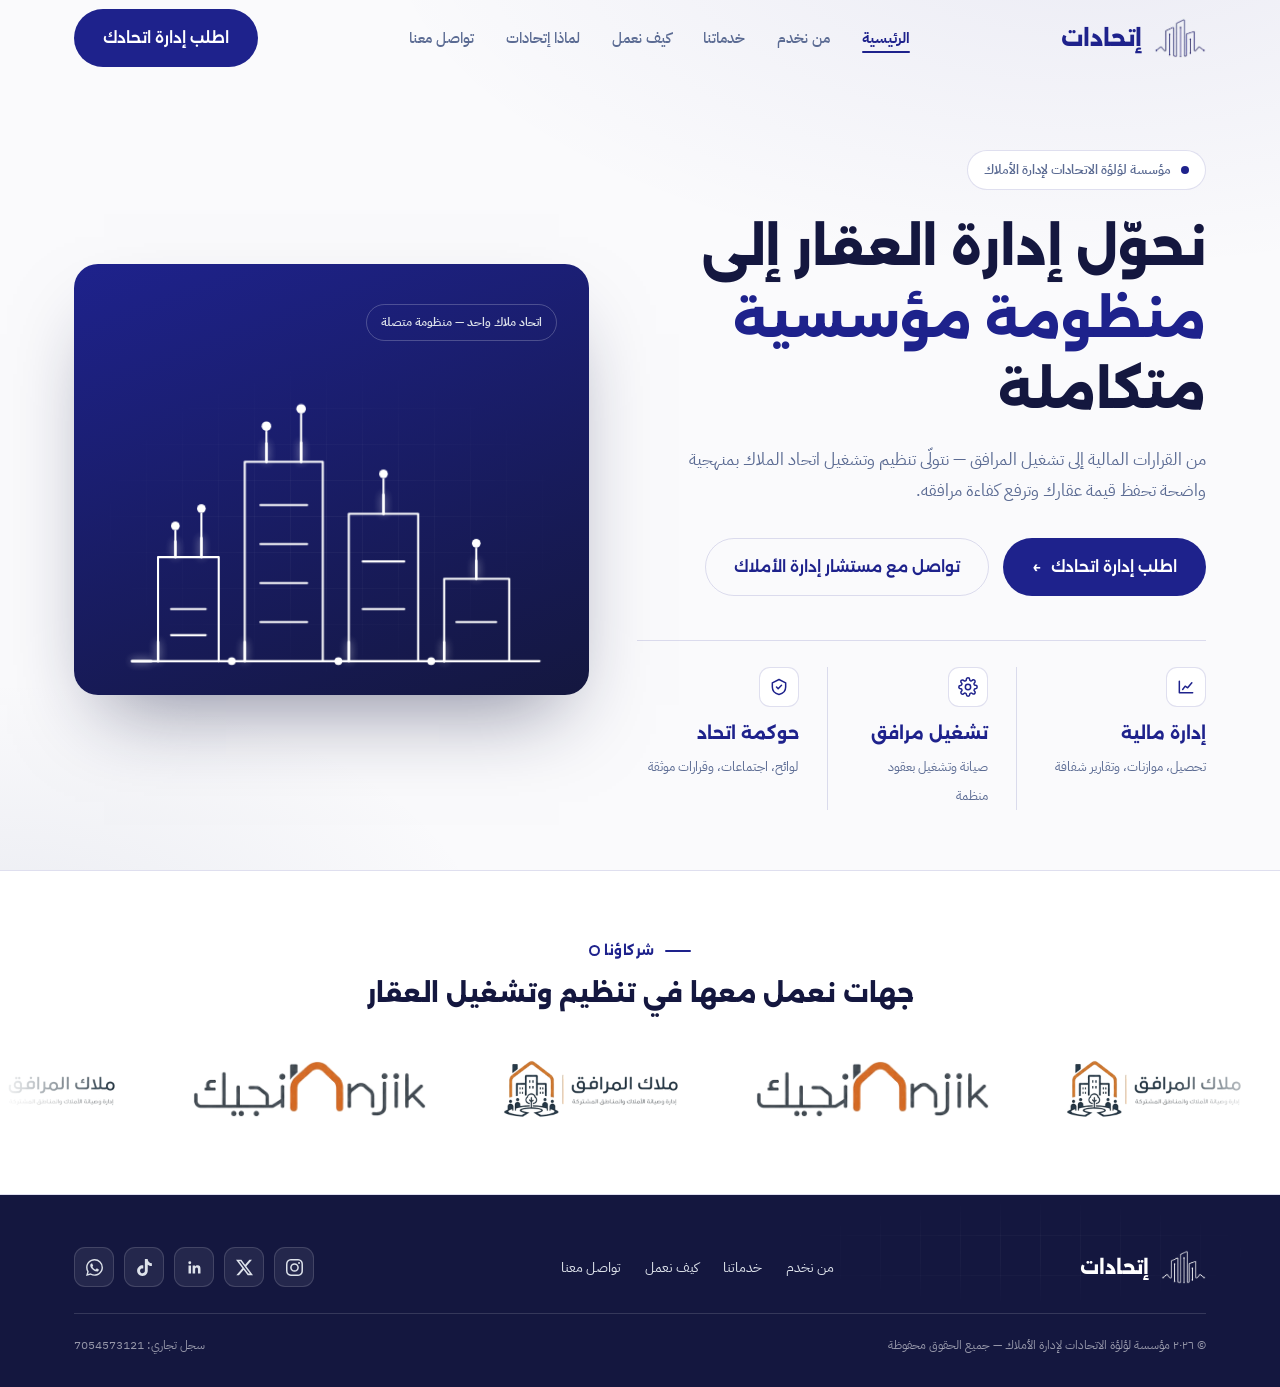
<file: index.html>
<!DOCTYPE html>
<html lang="ar" dir="rtl">
<head>
<meta charset="UTF-8">
<meta name="viewport" content="width=device-width, initial-scale=1.0">
<title>إتحادات — مؤسسة لؤلؤة الاتحادات لإدارة الأملاك</title>
<meta name="description" content="نحوّل إدارة العقار إلى منظومة مؤسسية متكاملة. إدارة اتحادات الملاك، تشغيل المرافق، والإدارة المالية للمجمعات والعقارات الاستثمارية.">
<link rel="preconnect" href="https://fonts.googleapis.com">
<link rel="preconnect" href="https://fonts.gstatic.com" crossorigin>
<link href="https://fonts.googleapis.com/css2?family=Alexandria:wght@300;400;500;600;700;800&family=IBM+Plex+Sans+Arabic:wght@300;400;500;600;700&display=swap" rel="stylesheet">
<link rel="stylesheet" href="css/style.css">
</head>
<body>

<header id="header">
  <div class="wrap nav">
    <a class="brand" href="index.html" aria-label="إتحادات — الرئيسية">
      <img src="img/logo-mark.png" alt="إتحادات" class="brand-mark">
      <span class="brand-name">إتحادات</span>
    </a>
    <div class="nav-panel" id="navPanel">
      <ul class="nav-links" id="navLinks">
        <li><a href="index.html" aria-current="page">الرئيسية</a></li>
        <li><a href="audience/index.html">من نخدم</a></li>
        <li><a href="services/index.html">خدماتنا</a></li>
        <li><a href="process/index.html">كيف نعمل</a></li>
        <li><a href="why/index.html">لماذا إتحادات</a></li>
        <li><a href="contact/index.html">تواصل معنا</a></li>
      </ul>
      <div class="panel-foot">
        <a class="btn btn-light panel-cta" href="contact/index.html">اطلب إدارة اتحادك <span class="arr">←</span></a>
        <div class="panel-meta">
          <a href="tel:+966576078770"><svg viewBox="0 0 24 24" fill="none" stroke="currentColor" stroke-width="1.8" stroke-linecap="round" stroke-linejoin="round" aria-hidden="true"><path d="M22 16.92V20a2 2 0 0 1-2.18 2 19.8 19.8 0 0 1-8.63-3.07 19.5 19.5 0 0 1-6-6A19.8 19.8 0 0 1 2.1 4.18 2 2 0 0 1 4.1 2h3.09a2 2 0 0 1 2 1.72c.13.96.36 1.9.68 2.81a2 2 0 0 1-.45 2.11L8.09 9.91a16 16 0 0 0 6 6l1.27-1.27a2 2 0 0 1 2.11-.45c.91.32 1.85.55 2.81.68A2 2 0 0 1 22 16.92z"/></svg> 0576078770</a>
          <span><svg viewBox="0 0 24 24" fill="none" stroke="currentColor" stroke-width="1.8" stroke-linecap="round" stroke-linejoin="round" aria-hidden="true"><path d="M12 21s7-5.5 7-11a7 7 0 1 0-14 0c0 5.5 7 11 7 11z"/><circle cx="12" cy="10" r="2.5"/></svg> جدة، السعودية</span>
        </div>
      </div>
    </div>
    <div class="nav-cta">
      <a class="btn btn-solid" href="contact/index.html">اطلب إدارة اتحادك</a>
      <button class="menu-btn" id="menuBtn" aria-label="القائمة" aria-expanded="false" aria-controls="navPanel">
        <span class="menu-ico" aria-hidden="true"><i></i><i></i><i></i></span>
      </button>
    </div>
  </div>
</header>

<section class="hero">
  <div class="wrap hero-grid">
    <div class="hero-copy">
      <span class="eyebrow"><span class="dot"></span> مؤسسة لؤلؤة الاتحادات لإدارة الأملاك</span>
      <h1>نحوّل إدارة العقار إلى <span class="mark">منظومة مؤسسية</span> متكاملة</h1>
      <p class="lead">من القرارات المالية إلى تشغيل المرافق — نتولّى تنظيم وتشغيل اتحاد الملاك بمنهجية واضحة تحفظ قيمة عقارك وترفع كفاءة مرافقه.</p>
      <div class="hero-actions">
        <a class="btn btn-solid" href="contact/index.html">اطلب إدارة اتحادك <span class="arr">←</span></a>
        <a class="btn btn-ghost" href="contact/index.html">تواصل مع مستشار إدارة الأملاك</a>
      </div>
      <div class="hero-proof">
        <div class="proof">
          <div class="proof-ico"><svg viewBox="0 0 24 24" fill="none" stroke="#1E228C" stroke-width="1.8" stroke-linecap="round" stroke-linejoin="round"><path d="M4 19V5M4 19h16"/><path d="M8 15l3-4 3 2 5-6"/></svg></div>
          <b>إدارة مالية</b><span>تحصيل، موازنات، وتقارير شفافة</span>
        </div>
        <div class="proof">
          <div class="proof-ico"><svg viewBox="0 0 24 24" fill="none" stroke="#1E228C" stroke-width="1.8" stroke-linecap="round" stroke-linejoin="round"><circle cx="12" cy="12" r="3.2"/><path d="M19.4 15a1.6 1.6 0 0 0 .3 1.8l.1.1a2 2 0 1 1-2.8 2.8l-.1-.1a1.6 1.6 0 0 0-1.8-.3 1.6 1.6 0 0 0-1 1.5V21a2 2 0 1 1-4 0v-.1A1.6 1.6 0 0 0 9 19.4a1.6 1.6 0 0 0-1.8.3l-.1.1a2 2 0 1 1-2.8-2.8l.1-.1a1.6 1.6 0 0 0 .3-1.8 1.6 1.6 0 0 0-1.5-1H3a2 2 0 1 1 0-4h.1A1.6 1.6 0 0 0 4.6 9a1.6 1.6 0 0 0-.3-1.8l-.1-.1a2 2 0 1 1 2.8-2.8l.1.1a1.6 1.6 0 0 0 1.8.3H9a1.6 1.6 0 0 0 1-1.5V3a2 2 0 1 1 4 0v.1a1.6 1.6 0 0 0 1 1.5 1.6 1.6 0 0 0 1.8-.3l.1-.1a2 2 0 1 1 2.8 2.8l-.1.1a1.6 1.6 0 0 0-.3 1.8V9a1.6 1.6 0 0 0 1.5 1H21a2 2 0 1 1 0 4h-.1a1.6 1.6 0 0 0-1.5 1z"/></svg></div>
          <b>تشغيل مرافق</b><span>صيانة وتشغيل بعقود منظمة</span>
        </div>
        <div class="proof">
          <div class="proof-ico"><svg viewBox="0 0 24 24" fill="none" stroke="#1E228C" stroke-width="1.8" stroke-linecap="round" stroke-linejoin="round"><path d="M12 3l8 4v5c0 5-3.5 8-8 9-4.5-1-8-4-8-9V7z"/><path d="M9 12l2 2 4-4"/></svg></div>
          <b>حوكمة اتحاد</b><span>لوائح، اجتماعات، وقرارات موثقة</span>
        </div>
      </div>
    </div>

    <div class="skyline-card" aria-hidden="true">
      <span class="tag">اتحاد ملاك واحد — منظومة متصلة</span>
      <svg viewBox="0 0 520 400" role="img">
        <!-- سكاي لاين بأسلوب هوية إتحادات: مبانٍ بخطوط متصلة وعقد مضيئة -->
        <g>
          <!-- مبنى ١ -->
          <path class="sk-line sk-flow" d="M60 360 V240 h70 V360"/>
          <path class="sk-line d2 sk-flow" d="M80 240 V210"/><circle class="sk-node glow" cx="80" cy="204" r="5"/>
          <path class="sk-line d2 sk-flow" d="M110 240 V190"/><circle class="sk-node glow" cx="110" cy="184" r="5"/>
          <path class="sk-line d3" d="M75 300 h40 M75 330 h40"/>
          <!-- مبنى ٢ (الأطول) -->
          <path class="sk-line d2 sk-flow" d="M160 360 V130 h90 V360"/>
          <path class="sk-line d3 sk-flow" d="M185 130 V95"/><circle class="sk-node glow" cx="185" cy="89" r="5.5"/>
          <path class="sk-line d3 sk-flow" d="M225 130 V75"/><circle class="sk-node glow" cx="225" cy="69" r="5.5"/>
          <path class="sk-line d3" d="M178 180 h54 M178 225 h54 M178 270 h54 M178 315 h54"/>
          <!-- مبنى ٣ -->
          <path class="sk-line d2 sk-flow" d="M280 360 V190 h80 V360"/>
          <path class="sk-line d3 sk-flow" d="M320 190 V150"/><circle class="sk-node glow" cx="320" cy="144" r="5"/>
          <path class="sk-line d3" d="M296 245 h48 M296 300 h48"/>
          <!-- مبنى ٤ -->
          <path class="sk-line d3 sk-flow" d="M390 360 V265 h75 V360"/>
          <path class="sk-line d3 sk-flow" d="M427 265 V230"/><circle class="sk-node glow" cx="427" cy="224" r="5"/>
          <path class="sk-line d3" d="M404 315 h46"/>
          <!-- خط الأرض والعقد الرابطة بين المباني -->
          <path class="sk-line sk-flow" d="M30 360 h470"/>
          <circle class="sk-node" cx="145" cy="360" r="4.5"/>
          <circle class="sk-node" cx="268" cy="360" r="4.5"/>
          <circle class="sk-node" cx="375" cy="360" r="4.5"/>
        </g>
      </svg>
    </div>
  </div>
</section>

<!-- الشركاء — لإضافة شريك أضف <li> واحدًا فقط داخل .p-row:
     <li class="p-item"><img src="img/partners/NAME.png" alt="اسم الشريك" width="…" height="…"></li>
     ضع أبعاد الملف الحقيقية في width/height — الجافاسكربت يقيس عليها سرعة الشريط.
     الصف يُكرَّر تلقائيًا بالعدد الذي يغطي الشاشة، فلا تكرره يدويًا. -->
<section class="partners" id="partners">
  <div class="wrap">
    <div class="partners-head reveal">
      <span class="sec-eyebrow">شركاؤنا</span>
      <h2>جهات نعمل معها في تنظيم وتشغيل العقار</h2>
    </div>
  </div>
  <div class="marquee">
    <div class="marquee-track">
      <ul class="p-row" aria-label="شركاؤنا">
        <li class="p-item"><img src="img/partners/mullak-almarafiq.png" alt="ملاك المرافق — إدارة وصيانة الأملاك والمناطق المشتركة" width="528" height="174"></li>
        <li class="p-item"><img src="img/partners/anjik.png" alt="نجيك" width="490" height="121"></li>
      </ul>
    </div>
  </div>
</section>

<footer>
  <div class="wrap">
    <div class="foot">
      <a class="brand" href="index.html">
        <img src="img/logo-mark.png" alt="إتحادات" class="brand-mark">
        <span class="brand-name">إتحادات</span>
      </a>
      <ul class="foot-links">
        <li><a href="audience/index.html">من نخدم</a></li>
        <li><a href="services/index.html">خدماتنا</a></li>
        <li><a href="process/index.html">كيف نعمل</a></li>
        <li><a href="contact/index.html">تواصل معنا</a></li>
      </ul>
      <ul class="foot-social">
        <li><a href="https://www.instagram.com/ittihadat.sa" target="_blank" rel="noopener" aria-label="إنستقرام"><svg viewBox="0 0 24 24" fill="currentColor" aria-hidden="true"><path d="M12 0C8.74 0 8.333.015 7.053.072 5.775.132 4.905.333 4.14.63c-.789.306-1.459.717-2.126 1.384S.935 3.35.63 4.14C.333 4.905.131 5.775.072 7.053.012 8.333 0 8.74 0 12s.015 3.667.072 4.947c.06 1.277.261 2.148.558 2.913.306.788.717 1.459 1.384 2.126.667.666 1.336 1.079 2.126 1.384.766.296 1.636.499 2.913.558C8.333 23.988 8.74 24 12 24s3.667-.015 4.947-.072c1.277-.06 2.148-.262 2.913-.558.788-.306 1.459-.718 2.126-1.384.666-.667 1.079-1.335 1.384-2.126.296-.765.499-1.636.558-2.913.06-1.28.072-1.687.072-4.947s-.015-3.667-.072-4.947c-.06-1.277-.262-2.149-.558-2.913-.306-.789-.718-1.459-1.384-2.126C21.319 1.347 20.651.935 19.86.63c-.765-.297-1.636-.499-2.913-.558C15.667.012 15.26 0 12 0zm0 2.16c3.203 0 3.585.016 4.85.071 1.17.055 1.805.249 2.227.415.562.217.96.477 1.382.899.419.42.679.819.896 1.381.164.422.36 1.057.413 2.227.057 1.266.07 1.646.07 4.85s-.015 3.585-.074 4.85c-.061 1.17-.256 1.805-.421 2.227-.224.562-.479.96-.899 1.382-.419.419-.824.679-1.38.896-.42.164-1.065.36-2.235.413-1.274.057-1.649.07-4.859.07-3.211 0-3.586-.015-4.859-.074-1.171-.061-1.816-.256-2.236-.421-.569-.224-.96-.479-1.379-.899-.421-.419-.69-.824-.9-1.38-.165-.42-.359-1.065-.42-2.235-.045-1.26-.061-1.649-.061-4.844 0-3.196.016-3.586.061-4.861.061-1.17.255-1.814.42-2.234.21-.57.479-.96.9-1.381.419-.419.81-.689 1.379-.898.42-.166 1.051-.361 2.221-.421 1.275-.045 1.65-.06 4.854-.06l.045.03zm0 3.678a6.162 6.162 0 100 12.324 6.162 6.162 0 000-12.324zM12 16a4 4 0 110-8 4 4 0 010 8zm7.846-10.405a1.441 1.441 0 01-2.88 0 1.44 1.44 0 012.88 0z"/></svg></a></li>
        <li><a href="https://x.com/ittihadat" target="_blank" rel="noopener" aria-label="إكس"><svg viewBox="0 0 24 24" fill="currentColor" aria-hidden="true"><path d="M18.901 1.153h3.68l-8.04 9.19L24 22.846h-7.406l-5.8-7.584-6.638 7.584H.474l8.6-9.83L0 1.154h7.594l5.243 6.932zM17.61 20.644h2.039L6.486 3.24H4.298z"/></svg></a></li>
        <li><a href="https://www.linkedin.com/in/ittihadat-sa" target="_blank" rel="noopener" aria-label="لينكدإن"><svg viewBox="0 0 24 24" fill="currentColor" aria-hidden="true"><path d="M20.447 20.452h-3.554v-5.569c0-1.328-.027-3.037-1.852-3.037-1.853 0-2.136 1.445-2.136 2.939v5.667H9.351V9h3.414v1.561h.046c.477-.9 1.637-1.85 3.37-1.85 3.601 0 4.267 2.37 4.267 5.455v6.286zM5.337 7.433a2.062 2.062 0 01-2.063-2.065 2.064 2.064 0 112.063 2.065zm1.782 13.019H3.555V9h3.564v11.452z"/></svg></a></li>
        <li><a href="https://www.tiktok.com/@ittihadat" target="_blank" rel="noopener" aria-label="تيك توك"><svg viewBox="0 0 24 24" fill="currentColor" aria-hidden="true"><path d="M12.525.02c1.31-.02 2.61-.01 3.91-.02.08 1.53.63 3.09 1.75 4.17 1.12 1.11 2.7 1.62 4.24 1.79v4.03c-1.44-.05-2.89-.35-4.2-.97-.57-.26-1.1-.6-1.62-.95-.01 2.92.01 5.84-.02 8.75-.08 1.4-.54 2.79-1.35 3.94-1.31 1.92-3.58 3.17-5.91 3.21-1.43.08-2.86-.31-4.08-1.03-2.02-1.19-3.44-3.37-3.65-5.71-.02-.5-.03-1-.01-1.49.18-1.9 1.12-3.72 2.58-4.96 1.66-1.44 3.98-2.13 6.15-1.72.02 1.48-.04 2.96-.04 4.44-.99-.32-2.15-.23-3.02.37-.63.41-1.11 1.04-1.36 1.75-.21.51-.15 1.07-.14 1.61.24 1.64 1.82 3.02 3.5 2.87 1.12-.01 2.19-.66 2.77-1.61.19-.33.4-.67.41-1.06.1-1.79.06-3.57.07-5.36.01-4.03-.01-8.05.02-12.07z"/></svg></a></li>
        <li><a href="https://api.whatsapp.com/send?phone=966576078770" target="_blank" rel="noopener" aria-label="واتساب"><svg viewBox="0 0 24 24" fill="currentColor" aria-hidden="true"><path d="M17.472 14.382c-.297-.149-1.758-.867-2.03-.967-.273-.099-.471-.148-.67.15-.197.297-.767.966-.94 1.164-.173.199-.347.223-.644.075-.297-.15-1.255-.463-2.39-1.475-.883-.788-1.48-1.761-1.653-2.059-.173-.297-.018-.458.13-.606.134-.133.298-.347.446-.52.149-.174.198-.298.298-.497.099-.198.05-.371-.025-.52-.075-.149-.669-1.612-.916-2.207-.242-.579-.487-.5-.669-.51-.173-.008-.371-.01-.57-.01-.198 0-.52.074-.792.372-.272.297-1.04 1.016-1.04 2.479 0 1.462 1.065 2.875 1.213 3.074.149.198 2.096 3.2 5.077 4.487.709.306 1.262.489 1.694.625.712.227 1.36.195 1.871.118.571-.085 1.758-.719 2.006-1.413.248-.694.248-1.289.173-1.413-.074-.124-.272-.198-.57-.347m-5.421 7.403h-.004a9.87 9.87 0 01-5.031-1.378l-.361-.214-3.741.982.998-3.648-.235-.374a9.86 9.86 0 01-1.51-5.26c.001-5.45 4.436-9.884 9.888-9.884 2.64 0 5.122 1.03 6.988 2.898a9.825 9.825 0 012.893 6.994c-.003 5.45-4.437 9.884-9.885 9.884m8.413-18.297A11.815 11.815 0 0012.05 0C5.495 0 .16 5.335.157 11.892c0 2.096.547 4.142 1.588 5.945L.057 24l6.305-1.654a11.882 11.882 0 005.683 1.448h.005c6.554 0 11.89-5.335 11.893-11.893a11.821 11.821 0 00-3.48-8.413Z"/></svg></a></li>
      </ul>
    </div>
    <div class="foot-bottom">
      <span>© ٢٠٢٦ مؤسسة لؤلؤة الاتحادات لإدارة الأملاك — جميع الحقوق محفوظة</span>
      <span>سجل تجاري: 7054573121</span>
    </div>
  </div>
</footer>

<script src="js/script.js"></script>
</body>
</html>
</file>
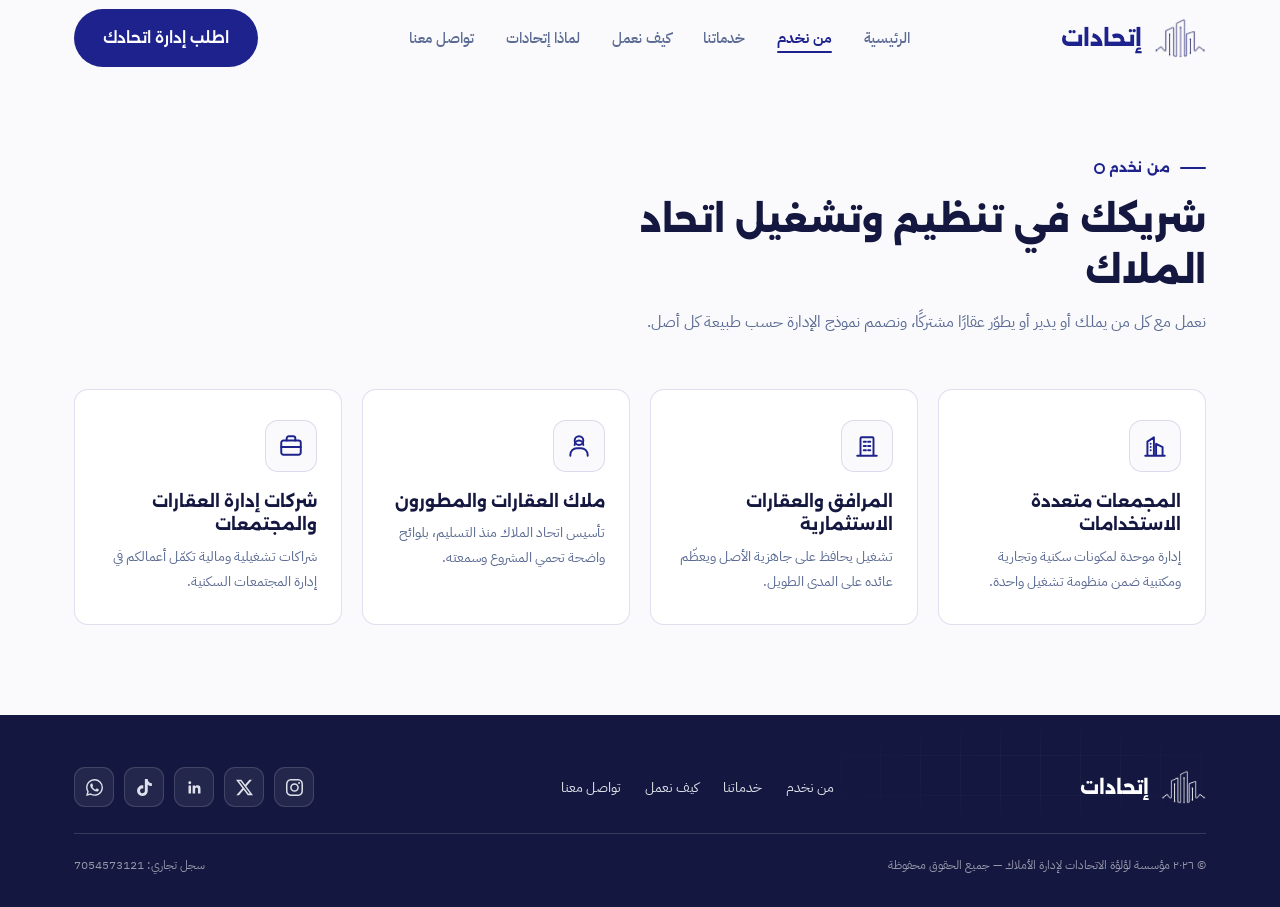
<file: audience/index.html>
<!DOCTYPE html>
<html lang="ar" dir="rtl">
<head>
<meta charset="UTF-8">
<meta name="viewport" content="width=device-width, initial-scale=1.0">
<title>من نخدم — إتحادات</title>
<meta name="description" content="نعمل مع كل من يملك أو يدير أو يطوّر عقارًا مشتركًا، ونصمم نموذج الإدارة حسب طبيعة كل أصل.">
<link rel="preconnect" href="https://fonts.googleapis.com">
<link rel="preconnect" href="https://fonts.gstatic.com" crossorigin>
<link href="https://fonts.googleapis.com/css2?family=Alexandria:wght@300;400;500;600;700;800&family=IBM+Plex+Sans+Arabic:wght@300;400;500;600;700&display=swap" rel="stylesheet">
<link rel="stylesheet" href="../css/style.css">
</head>
<body>

<header id="header">
  <div class="wrap nav">
    <a class="brand" href="../index.html" aria-label="إتحادات — الرئيسية">
      <img src="../img/logo-mark.png" alt="إتحادات" class="brand-mark">
      <span class="brand-name">إتحادات</span>
    </a>
    <div class="nav-panel" id="navPanel">
      <ul class="nav-links" id="navLinks">
        <li><a href="../index.html">الرئيسية</a></li>
        <li><a href="../audience/index.html" aria-current="page">من نخدم</a></li>
        <li><a href="../services/index.html">خدماتنا</a></li>
        <li><a href="../process/index.html">كيف نعمل</a></li>
        <li><a href="../why/index.html">لماذا إتحادات</a></li>
        <li><a href="../contact/index.html">تواصل معنا</a></li>
      </ul>
      <div class="panel-foot">
        <a class="btn btn-light panel-cta" href="../contact/index.html">اطلب إدارة اتحادك <span class="arr">←</span></a>
        <div class="panel-meta">
          <a href="tel:+966576078770"><svg viewBox="0 0 24 24" fill="none" stroke="currentColor" stroke-width="1.8" stroke-linecap="round" stroke-linejoin="round" aria-hidden="true"><path d="M22 16.92V20a2 2 0 0 1-2.18 2 19.8 19.8 0 0 1-8.63-3.07 19.5 19.5 0 0 1-6-6A19.8 19.8 0 0 1 2.1 4.18 2 2 0 0 1 4.1 2h3.09a2 2 0 0 1 2 1.72c.13.96.36 1.9.68 2.81a2 2 0 0 1-.45 2.11L8.09 9.91a16 16 0 0 0 6 6l1.27-1.27a2 2 0 0 1 2.11-.45c.91.32 1.85.55 2.81.68A2 2 0 0 1 22 16.92z"/></svg> 0576078770</a>
          <span><svg viewBox="0 0 24 24" fill="none" stroke="currentColor" stroke-width="1.8" stroke-linecap="round" stroke-linejoin="round" aria-hidden="true"><path d="M12 21s7-5.5 7-11a7 7 0 1 0-14 0c0 5.5 7 11 7 11z"/><circle cx="12" cy="10" r="2.5"/></svg> جدة، السعودية</span>
        </div>
      </div>
    </div>
    <div class="nav-cta">
      <a class="btn btn-solid" href="../contact/index.html">اطلب إدارة اتحادك</a>
      <button class="menu-btn" id="menuBtn" aria-label="القائمة" aria-expanded="false" aria-controls="navPanel">
        <span class="menu-ico" aria-hidden="true"><i></i><i></i><i></i></span>
      </button>
    </div>
  </div>
</header>

<!-- من نخدم -->
<section class="audience page-top" id="audience">
  <div class="wrap">
    <div class="sec-head reveal">
      <span class="sec-eyebrow">من نخدم</span>
      <h2>شريكك في تنظيم وتشغيل اتحاد الملاك</h2>
      <p>نعمل مع كل من يملك أو يدير أو يطوّر عقارًا مشتركًا، ونصمم نموذج الإدارة حسب طبيعة كل أصل.</p>
    </div>
    <div class="aud-grid">
      <div class="aud-card reveal">
        <div class="aud-icon">
          <svg viewBox="0 0 24 24" fill="none" stroke="#1E228C" stroke-width="1.8" stroke-linecap="round" stroke-linejoin="round"><path d="M3 21h18M5 21V8l6-4v17M13 21V10l6 3v8"/><path d="M8 10v.01M8 13v.01M8 16v.01"/></svg>
        </div>
        <h3>المجمعات متعددة الاستخدامات</h3>
        <p>إدارة موحدة لمكونات سكنية وتجارية ومكتبية ضمن منظومة تشغيل واحدة.</p>
      </div>
      <div class="aud-card reveal">
        <div class="aud-icon">
          <svg viewBox="0 0 24 24" fill="none" stroke="#1E228C" stroke-width="1.8" stroke-linecap="round" stroke-linejoin="round"><path d="M3 21h18M6 21V5a1 1 0 0 1 1-1h10a1 1 0 0 1 1 1v16"/><path d="M9 8h2M13 8h2M9 12h2M13 12h2M9 16h2M13 16h2"/></svg>
        </div>
        <h3>المرافق والعقارات الاستثمارية</h3>
        <p>تشغيل يحافظ على جاهزية الأصل ويعظّم عائده على المدى الطويل.</p>
      </div>
      <div class="aud-card reveal">
        <div class="aud-icon">
          <svg viewBox="0 0 24 24" fill="none" stroke="#1E228C" stroke-width="1.8" stroke-linecap="round" stroke-linejoin="round"><path d="M16 11a4 4 0 1 0-8 0"/><circle cx="12" cy="7" r="4"/><path d="M4 21v-1a6 6 0 0 1 6-6h4a6 6 0 0 1 6 6v1"/></svg>
        </div>
        <h3>ملاك العقارات والمطورون</h3>
        <p>تأسيس اتحاد الملاك منذ التسليم، بلوائح واضحة تحمي المشروع وسمعته.</p>
      </div>
      <div class="aud-card reveal">
        <div class="aud-icon">
          <svg viewBox="0 0 24 24" fill="none" stroke="#1E228C" stroke-width="1.8" stroke-linecap="round" stroke-linejoin="round"><rect x="3" y="7" width="18" height="13" rx="2"/><path d="M8 7V5a2 2 0 0 1 2-2h4a2 2 0 0 1 2 2v2"/><path d="M3 13h18"/></svg>
        </div>
        <h3>شركات إدارة العقارات والمجتمعات</h3>
        <p>شراكات تشغيلية ومالية تكمّل أعمالكم في إدارة المجتمعات السكنية.</p>
      </div>
    </div>
  </div>
</section>

<footer>
  <div class="wrap">
    <div class="foot">
      <a class="brand" href="../index.html">
        <img src="../img/logo-mark.png" alt="إتحادات" class="brand-mark">
        <span class="brand-name">إتحادات</span>
      </a>
      <ul class="foot-links">
        <li><a href="../audience/index.html">من نخدم</a></li>
        <li><a href="../services/index.html">خدماتنا</a></li>
        <li><a href="../process/index.html">كيف نعمل</a></li>
        <li><a href="../contact/index.html">تواصل معنا</a></li>
      </ul>
      <ul class="foot-social">
        <li><a href="https://www.instagram.com/ittihadat.sa" target="_blank" rel="noopener" aria-label="إنستقرام"><svg viewBox="0 0 24 24" fill="currentColor" aria-hidden="true"><path d="M12 0C8.74 0 8.333.015 7.053.072 5.775.132 4.905.333 4.14.63c-.789.306-1.459.717-2.126 1.384S.935 3.35.63 4.14C.333 4.905.131 5.775.072 7.053.012 8.333 0 8.74 0 12s.015 3.667.072 4.947c.06 1.277.261 2.148.558 2.913.306.788.717 1.459 1.384 2.126.667.666 1.336 1.079 2.126 1.384.766.296 1.636.499 2.913.558C8.333 23.988 8.74 24 12 24s3.667-.015 4.947-.072c1.277-.06 2.148-.262 2.913-.558.788-.306 1.459-.718 2.126-1.384.666-.667 1.079-1.335 1.384-2.126.296-.765.499-1.636.558-2.913.06-1.28.072-1.687.072-4.947s-.015-3.667-.072-4.947c-.06-1.277-.262-2.149-.558-2.913-.306-.789-.718-1.459-1.384-2.126C21.319 1.347 20.651.935 19.86.63c-.765-.297-1.636-.499-2.913-.558C15.667.012 15.26 0 12 0zm0 2.16c3.203 0 3.585.016 4.85.071 1.17.055 1.805.249 2.227.415.562.217.96.477 1.382.899.419.42.679.819.896 1.381.164.422.36 1.057.413 2.227.057 1.266.07 1.646.07 4.85s-.015 3.585-.074 4.85c-.061 1.17-.256 1.805-.421 2.227-.224.562-.479.96-.899 1.382-.419.419-.824.679-1.38.896-.42.164-1.065.36-2.235.413-1.274.057-1.649.07-4.859.07-3.211 0-3.586-.015-4.859-.074-1.171-.061-1.816-.256-2.236-.421-.569-.224-.96-.479-1.379-.899-.421-.419-.69-.824-.9-1.38-.165-.42-.359-1.065-.42-2.235-.045-1.26-.061-1.649-.061-4.844 0-3.196.016-3.586.061-4.861.061-1.17.255-1.814.42-2.234.21-.57.479-.96.9-1.381.419-.419.81-.689 1.379-.898.42-.166 1.051-.361 2.221-.421 1.275-.045 1.65-.06 4.854-.06l.045.03zm0 3.678a6.162 6.162 0 100 12.324 6.162 6.162 0 000-12.324zM12 16a4 4 0 110-8 4 4 0 010 8zm7.846-10.405a1.441 1.441 0 01-2.88 0 1.44 1.44 0 012.88 0z"/></svg></a></li>
        <li><a href="https://x.com/ittihadat" target="_blank" rel="noopener" aria-label="إكس"><svg viewBox="0 0 24 24" fill="currentColor" aria-hidden="true"><path d="M18.901 1.153h3.68l-8.04 9.19L24 22.846h-7.406l-5.8-7.584-6.638 7.584H.474l8.6-9.83L0 1.154h7.594l5.243 6.932zM17.61 20.644h2.039L6.486 3.24H4.298z"/></svg></a></li>
        <li><a href="https://www.linkedin.com/in/ittihadat-sa" target="_blank" rel="noopener" aria-label="لينكدإن"><svg viewBox="0 0 24 24" fill="currentColor" aria-hidden="true"><path d="M20.447 20.452h-3.554v-5.569c0-1.328-.027-3.037-1.852-3.037-1.853 0-2.136 1.445-2.136 2.939v5.667H9.351V9h3.414v1.561h.046c.477-.9 1.637-1.85 3.37-1.85 3.601 0 4.267 2.37 4.267 5.455v6.286zM5.337 7.433a2.062 2.062 0 01-2.063-2.065 2.064 2.064 0 112.063 2.065zm1.782 13.019H3.555V9h3.564v11.452z"/></svg></a></li>
        <li><a href="https://www.tiktok.com/@ittihadat" target="_blank" rel="noopener" aria-label="تيك توك"><svg viewBox="0 0 24 24" fill="currentColor" aria-hidden="true"><path d="M12.525.02c1.31-.02 2.61-.01 3.91-.02.08 1.53.63 3.09 1.75 4.17 1.12 1.11 2.7 1.62 4.24 1.79v4.03c-1.44-.05-2.89-.35-4.2-.97-.57-.26-1.1-.6-1.62-.95-.01 2.92.01 5.84-.02 8.75-.08 1.4-.54 2.79-1.35 3.94-1.31 1.92-3.58 3.17-5.91 3.21-1.43.08-2.86-.31-4.08-1.03-2.02-1.19-3.44-3.37-3.65-5.71-.02-.5-.03-1-.01-1.49.18-1.9 1.12-3.72 2.58-4.96 1.66-1.44 3.98-2.13 6.15-1.72.02 1.48-.04 2.96-.04 4.44-.99-.32-2.15-.23-3.02.37-.63.41-1.11 1.04-1.36 1.75-.21.51-.15 1.07-.14 1.61.24 1.64 1.82 3.02 3.5 2.87 1.12-.01 2.19-.66 2.77-1.61.19-.33.4-.67.41-1.06.1-1.79.06-3.57.07-5.36.01-4.03-.01-8.05.02-12.07z"/></svg></a></li>
        <li><a href="https://api.whatsapp.com/send?phone=966576078770" target="_blank" rel="noopener" aria-label="واتساب"><svg viewBox="0 0 24 24" fill="currentColor" aria-hidden="true"><path d="M17.472 14.382c-.297-.149-1.758-.867-2.03-.967-.273-.099-.471-.148-.67.15-.197.297-.767.966-.94 1.164-.173.199-.347.223-.644.075-.297-.15-1.255-.463-2.39-1.475-.883-.788-1.48-1.761-1.653-2.059-.173-.297-.018-.458.13-.606.134-.133.298-.347.446-.52.149-.174.198-.298.298-.497.099-.198.05-.371-.025-.52-.075-.149-.669-1.612-.916-2.207-.242-.579-.487-.5-.669-.51-.173-.008-.371-.01-.57-.01-.198 0-.52.074-.792.372-.272.297-1.04 1.016-1.04 2.479 0 1.462 1.065 2.875 1.213 3.074.149.198 2.096 3.2 5.077 4.487.709.306 1.262.489 1.694.625.712.227 1.36.195 1.871.118.571-.085 1.758-.719 2.006-1.413.248-.694.248-1.289.173-1.413-.074-.124-.272-.198-.57-.347m-5.421 7.403h-.004a9.87 9.87 0 01-5.031-1.378l-.361-.214-3.741.982.998-3.648-.235-.374a9.86 9.86 0 01-1.51-5.26c.001-5.45 4.436-9.884 9.888-9.884 2.64 0 5.122 1.03 6.988 2.898a9.825 9.825 0 012.893 6.994c-.003 5.45-4.437 9.884-9.885 9.884m8.413-18.297A11.815 11.815 0 0012.05 0C5.495 0 .16 5.335.157 11.892c0 2.096.547 4.142 1.588 5.945L.057 24l6.305-1.654a11.882 11.882 0 005.683 1.448h.005c6.554 0 11.89-5.335 11.893-11.893a11.821 11.821 0 00-3.48-8.413Z"/></svg></a></li>
      </ul>
    </div>
    <div class="foot-bottom">
      <span>© ٢٠٢٦ مؤسسة لؤلؤة الاتحادات لإدارة الأملاك — جميع الحقوق محفوظة</span>
      <span>سجل تجاري: 7054573121</span>
    </div>
  </div>
</footer>

<script src="../js/script.js"></script>
</body>
</html>
</file>
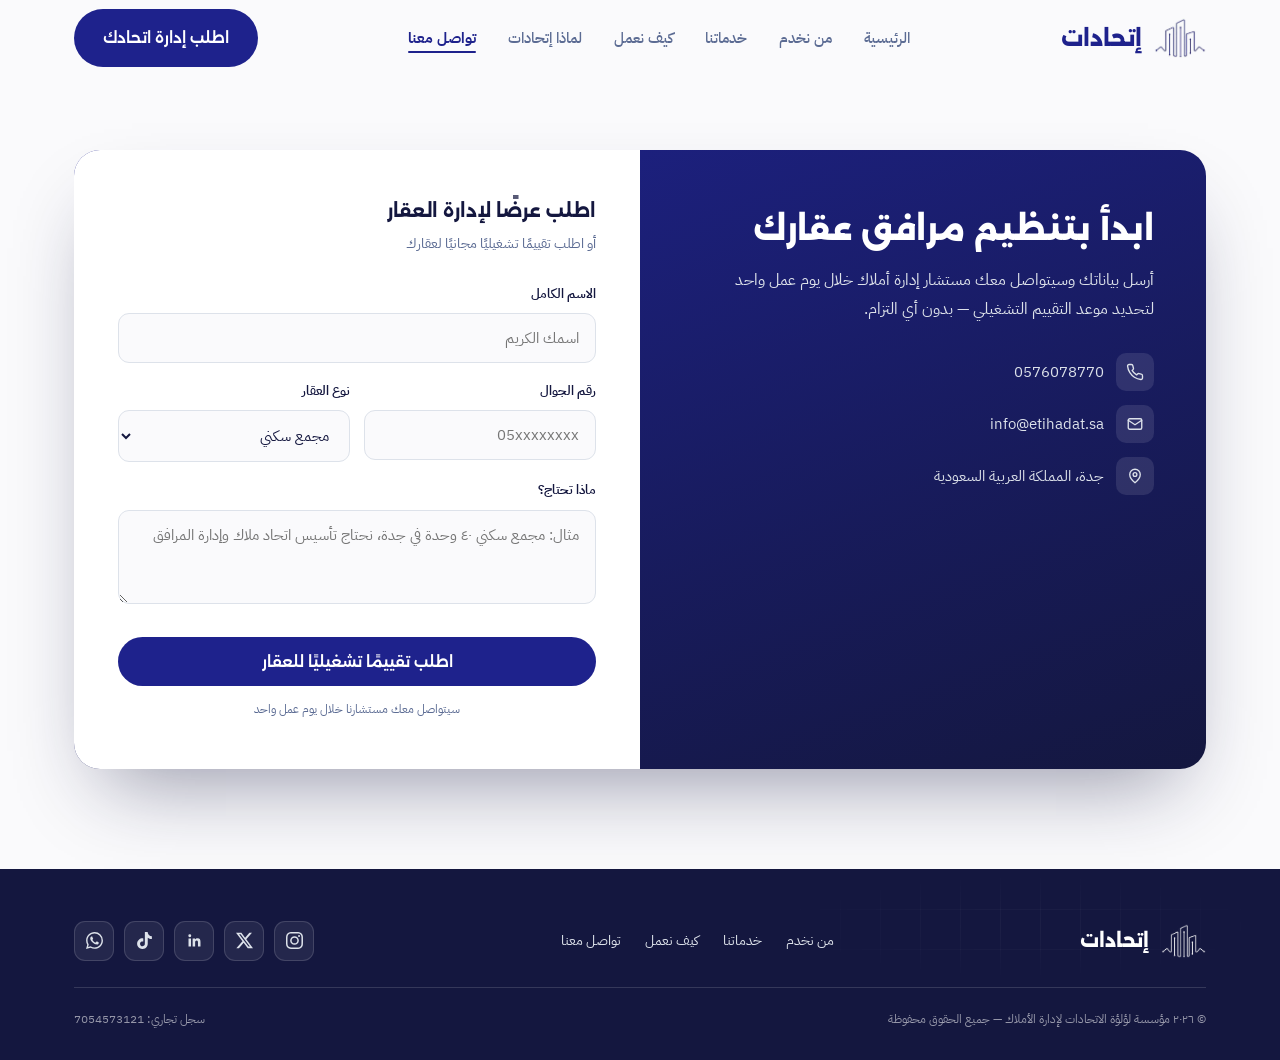
<file: contact/index.html>
<!DOCTYPE html>
<html lang="ar" dir="rtl">
<head>
<meta charset="UTF-8">
<meta name="viewport" content="width=device-width, initial-scale=1.0">
<title>تواصل معنا — إتحادات</title>
<meta name="description" content="أرسل بياناتك وسيتواصل معك مستشار إدارة أملاك خلال يوم عمل واحد لتحديد موعد التقييم التشغيلي — بدون أي التزام.">
<link rel="preconnect" href="https://fonts.googleapis.com">
<link rel="preconnect" href="https://fonts.gstatic.com" crossorigin>
<link href="https://fonts.googleapis.com/css2?family=Alexandria:wght@300;400;500;600;700;800&family=IBM+Plex+Sans+Arabic:wght@300;400;500;600;700&display=swap" rel="stylesheet">
<link rel="stylesheet" href="../css/style.css">
</head>
<body>

<header id="header">
  <div class="wrap nav">
    <a class="brand" href="../index.html" aria-label="إتحادات — الرئيسية">
      <img src="../img/logo-mark.png" alt="إتحادات" class="brand-mark">
      <span class="brand-name">إتحادات</span>
    </a>
    <div class="nav-panel" id="navPanel">
      <ul class="nav-links" id="navLinks">
        <li><a href="../index.html">الرئيسية</a></li>
        <li><a href="../audience/index.html">من نخدم</a></li>
        <li><a href="../services/index.html">خدماتنا</a></li>
        <li><a href="../process/index.html">كيف نعمل</a></li>
        <li><a href="../why/index.html">لماذا إتحادات</a></li>
        <li><a href="../contact/index.html" aria-current="page">تواصل معنا</a></li>
      </ul>
      <div class="panel-foot">
        <a class="btn btn-light panel-cta" href="#contact">اطلب إدارة اتحادك <span class="arr">←</span></a>
        <div class="panel-meta">
          <a href="tel:+966576078770"><svg viewBox="0 0 24 24" fill="none" stroke="currentColor" stroke-width="1.8" stroke-linecap="round" stroke-linejoin="round" aria-hidden="true"><path d="M22 16.92V20a2 2 0 0 1-2.18 2 19.8 19.8 0 0 1-8.63-3.07 19.5 19.5 0 0 1-6-6A19.8 19.8 0 0 1 2.1 4.18 2 2 0 0 1 4.1 2h3.09a2 2 0 0 1 2 1.72c.13.96.36 1.9.68 2.81a2 2 0 0 1-.45 2.11L8.09 9.91a16 16 0 0 0 6 6l1.27-1.27a2 2 0 0 1 2.11-.45c.91.32 1.85.55 2.81.68A2 2 0 0 1 22 16.92z"/></svg> 0576078770</a>
          <span><svg viewBox="0 0 24 24" fill="none" stroke="currentColor" stroke-width="1.8" stroke-linecap="round" stroke-linejoin="round" aria-hidden="true"><path d="M12 21s7-5.5 7-11a7 7 0 1 0-14 0c0 5.5 7 11 7 11z"/><circle cx="12" cy="10" r="2.5"/></svg> جدة، السعودية</span>
        </div>
      </div>
    </div>
    <div class="nav-cta">
      <a class="btn btn-solid" href="../contact/index.html">اطلب إدارة اتحادك</a>
      <button class="menu-btn" id="menuBtn" aria-label="القائمة" aria-expanded="false" aria-controls="navPanel">
        <span class="menu-ico" aria-hidden="true"><i></i><i></i><i></i></span>
      </button>
    </div>
  </div>
</header>

<!-- التواصل -->
<section class="contact page-top" id="contact">
  <div class="wrap">
    <div class="contact-card reveal">
      <div class="contact-copy">
        <h2>ابدأ بتنظيم مرافق عقارك</h2>
        <p>أرسل بياناتك وسيتواصل معك مستشار إدارة أملاك خلال يوم عمل واحد لتحديد موعد التقييم التشغيلي — بدون أي التزام.</p>
        <ul class="contact-list">
          <li><span class="ci"><svg width="18" height="18" viewBox="0 0 24 24" fill="none" stroke="#DDE2EA" stroke-width="1.8" stroke-linecap="round" stroke-linejoin="round"><path d="M22 16.92V20a2 2 0 0 1-2.18 2 19.8 19.8 0 0 1-8.63-3.07 19.5 19.5 0 0 1-6-6A19.8 19.8 0 0 1 2.1 4.18 2 2 0 0 1 4.1 2h3.09a2 2 0 0 1 2 1.72c.13.96.36 1.9.68 2.81a2 2 0 0 1-.45 2.11L8.09 9.91a16 16 0 0 0 6 6l1.27-1.27a2 2 0 0 1 2.11-.45c.91.32 1.85.55 2.81.68A2 2 0 0 1 22 16.92z"/></svg></span> 0576078770</li>
          <li><span class="ci"><svg width="18" height="18" viewBox="0 0 24 24" fill="none" stroke="#DDE2EA" stroke-width="1.8" stroke-linecap="round" stroke-linejoin="round"><rect x="3" y="5" width="18" height="14" rx="2"/><path d="M3 7l9 6 9-6"/></svg></span> info@etihadat.sa</li>
          <li><span class="ci"><svg width="18" height="18" viewBox="0 0 24 24" fill="none" stroke="#DDE2EA" stroke-width="1.8" stroke-linecap="round" stroke-linejoin="round"><path d="M12 21s7-5.5 7-11a7 7 0 1 0-14 0c0 5.5 7 11 7 11z"/><circle cx="12" cy="10" r="2.5"/></svg></span> جدة، المملكة العربية السعودية</li>
        </ul>
      </div>
      <div class="contact-form">
        <div id="formWrap">
          <h3>اطلب عرضًا لإدارة العقار</h3>
          <p class="sub">أو اطلب تقييمًا تشغيليًا مجانيًا لعقارك</p>
          <div class="field"><label for="fName">الاسم الكامل</label><input id="fName" type="text" placeholder="اسمك الكريم"></div>
          <div class="form-row">
            <div class="field"><label for="fPhone">رقم الجوال</label><input id="fPhone" type="tel" placeholder="05xxxxxxxx" dir="rtl"></div>
            <div class="field"><label for="fType">نوع العقار</label>
              <select id="fType">
                <option>مجمع سكني</option>
                <option>مجمع متعدد الاستخدامات</option>
                <option>برج / عقار استثماري</option>
                <option>مرافق تجارية</option>
                <option>أخرى</option>
              </select>
            </div>
          </div>
          <div class="field"><label for="fMsg">ماذا تحتاج؟</label><textarea id="fMsg" rows="3" placeholder="مثال: مجمع سكني ٤٠ وحدة في جدة، نحتاج تأسيس اتحاد ملاك وإدارة المرافق"></textarea></div>
          <!-- رقم واتساب المستقبِل بصيغة دولية بدون + أو أصفار -->
          <button class="btn btn-solid" id="submitBtn" data-wa="966576078770">اطلب تقييمًا تشغيليًا للعقار</button>
          <p class="form-note">سيتواصل معك مستشارنا خلال يوم عمل واحد</p>
        </div>
        <div class="form-success" id="formSuccess">
          <div class="ok"><svg width="30" height="30" viewBox="0 0 24 24" fill="none" stroke="#1E228C" stroke-width="2.2" stroke-linecap="round" stroke-linejoin="round"><path d="M4 12l5 5L20 6"/></svg></div>
          <h3>تم تجهيز طلبك</h3>
          <p>فتحنا لك محادثة واتساب مع مستشار إدارة الأملاك — أرسل الرسالة الجاهزة وسيتم الرد خلال يوم عمل واحد.</p>
          <p class="form-note">لم يفتح واتساب؟ <a id="waLink" href="#" target="_blank" rel="noopener">اضغط هنا لفتح المحادثة</a></p>
        </div>
      </div>
    </div>
  </div>
</section>

<footer>
  <div class="wrap">
    <div class="foot">
      <a class="brand" href="../index.html">
        <img src="../img/logo-mark.png" alt="إتحادات" class="brand-mark">
        <span class="brand-name">إتحادات</span>
      </a>
      <ul class="foot-links">
        <li><a href="../audience/index.html">من نخدم</a></li>
        <li><a href="../services/index.html">خدماتنا</a></li>
        <li><a href="../process/index.html">كيف نعمل</a></li>
        <li><a href="../contact/index.html">تواصل معنا</a></li>
      </ul>
      <ul class="foot-social">
        <li><a href="https://www.instagram.com/ittihadat.sa" target="_blank" rel="noopener" aria-label="إنستقرام"><svg viewBox="0 0 24 24" fill="currentColor" aria-hidden="true"><path d="M12 0C8.74 0 8.333.015 7.053.072 5.775.132 4.905.333 4.14.63c-.789.306-1.459.717-2.126 1.384S.935 3.35.63 4.14C.333 4.905.131 5.775.072 7.053.012 8.333 0 8.74 0 12s.015 3.667.072 4.947c.06 1.277.261 2.148.558 2.913.306.788.717 1.459 1.384 2.126.667.666 1.336 1.079 2.126 1.384.766.296 1.636.499 2.913.558C8.333 23.988 8.74 24 12 24s3.667-.015 4.947-.072c1.277-.06 2.148-.262 2.913-.558.788-.306 1.459-.718 2.126-1.384.666-.667 1.079-1.335 1.384-2.126.296-.765.499-1.636.558-2.913.06-1.28.072-1.687.072-4.947s-.015-3.667-.072-4.947c-.06-1.277-.262-2.149-.558-2.913-.306-.789-.718-1.459-1.384-2.126C21.319 1.347 20.651.935 19.86.63c-.765-.297-1.636-.499-2.913-.558C15.667.012 15.26 0 12 0zm0 2.16c3.203 0 3.585.016 4.85.071 1.17.055 1.805.249 2.227.415.562.217.96.477 1.382.899.419.42.679.819.896 1.381.164.422.36 1.057.413 2.227.057 1.266.07 1.646.07 4.85s-.015 3.585-.074 4.85c-.061 1.17-.256 1.805-.421 2.227-.224.562-.479.96-.899 1.382-.419.419-.824.679-1.38.896-.42.164-1.065.36-2.235.413-1.274.057-1.649.07-4.859.07-3.211 0-3.586-.015-4.859-.074-1.171-.061-1.816-.256-2.236-.421-.569-.224-.96-.479-1.379-.899-.421-.419-.69-.824-.9-1.38-.165-.42-.359-1.065-.42-2.235-.045-1.26-.061-1.649-.061-4.844 0-3.196.016-3.586.061-4.861.061-1.17.255-1.814.42-2.234.21-.57.479-.96.9-1.381.419-.419.81-.689 1.379-.898.42-.166 1.051-.361 2.221-.421 1.275-.045 1.65-.06 4.854-.06l.045.03zm0 3.678a6.162 6.162 0 100 12.324 6.162 6.162 0 000-12.324zM12 16a4 4 0 110-8 4 4 0 010 8zm7.846-10.405a1.441 1.441 0 01-2.88 0 1.44 1.44 0 012.88 0z"/></svg></a></li>
        <li><a href="https://x.com/ittihadat" target="_blank" rel="noopener" aria-label="إكس"><svg viewBox="0 0 24 24" fill="currentColor" aria-hidden="true"><path d="M18.901 1.153h3.68l-8.04 9.19L24 22.846h-7.406l-5.8-7.584-6.638 7.584H.474l8.6-9.83L0 1.154h7.594l5.243 6.932zM17.61 20.644h2.039L6.486 3.24H4.298z"/></svg></a></li>
        <li><a href="https://www.linkedin.com/in/ittihadat-sa" target="_blank" rel="noopener" aria-label="لينكدإن"><svg viewBox="0 0 24 24" fill="currentColor" aria-hidden="true"><path d="M20.447 20.452h-3.554v-5.569c0-1.328-.027-3.037-1.852-3.037-1.853 0-2.136 1.445-2.136 2.939v5.667H9.351V9h3.414v1.561h.046c.477-.9 1.637-1.85 3.37-1.85 3.601 0 4.267 2.37 4.267 5.455v6.286zM5.337 7.433a2.062 2.062 0 01-2.063-2.065 2.064 2.064 0 112.063 2.065zm1.782 13.019H3.555V9h3.564v11.452z"/></svg></a></li>
        <li><a href="https://www.tiktok.com/@ittihadat" target="_blank" rel="noopener" aria-label="تيك توك"><svg viewBox="0 0 24 24" fill="currentColor" aria-hidden="true"><path d="M12.525.02c1.31-.02 2.61-.01 3.91-.02.08 1.53.63 3.09 1.75 4.17 1.12 1.11 2.7 1.62 4.24 1.79v4.03c-1.44-.05-2.89-.35-4.2-.97-.57-.26-1.1-.6-1.62-.95-.01 2.92.01 5.84-.02 8.75-.08 1.4-.54 2.79-1.35 3.94-1.31 1.92-3.58 3.17-5.91 3.21-1.43.08-2.86-.31-4.08-1.03-2.02-1.19-3.44-3.37-3.65-5.71-.02-.5-.03-1-.01-1.49.18-1.9 1.12-3.72 2.58-4.96 1.66-1.44 3.98-2.13 6.15-1.72.02 1.48-.04 2.96-.04 4.44-.99-.32-2.15-.23-3.02.37-.63.41-1.11 1.04-1.36 1.75-.21.51-.15 1.07-.14 1.61.24 1.64 1.82 3.02 3.5 2.87 1.12-.01 2.19-.66 2.77-1.61.19-.33.4-.67.41-1.06.1-1.79.06-3.57.07-5.36.01-4.03-.01-8.05.02-12.07z"/></svg></a></li>
        <li><a href="https://api.whatsapp.com/send?phone=966576078770" target="_blank" rel="noopener" aria-label="واتساب"><svg viewBox="0 0 24 24" fill="currentColor" aria-hidden="true"><path d="M17.472 14.382c-.297-.149-1.758-.867-2.03-.967-.273-.099-.471-.148-.67.15-.197.297-.767.966-.94 1.164-.173.199-.347.223-.644.075-.297-.15-1.255-.463-2.39-1.475-.883-.788-1.48-1.761-1.653-2.059-.173-.297-.018-.458.13-.606.134-.133.298-.347.446-.52.149-.174.198-.298.298-.497.099-.198.05-.371-.025-.52-.075-.149-.669-1.612-.916-2.207-.242-.579-.487-.5-.669-.51-.173-.008-.371-.01-.57-.01-.198 0-.52.074-.792.372-.272.297-1.04 1.016-1.04 2.479 0 1.462 1.065 2.875 1.213 3.074.149.198 2.096 3.2 5.077 4.487.709.306 1.262.489 1.694.625.712.227 1.36.195 1.871.118.571-.085 1.758-.719 2.006-1.413.248-.694.248-1.289.173-1.413-.074-.124-.272-.198-.57-.347m-5.421 7.403h-.004a9.87 9.87 0 01-5.031-1.378l-.361-.214-3.741.982.998-3.648-.235-.374a9.86 9.86 0 01-1.51-5.26c.001-5.45 4.436-9.884 9.888-9.884 2.64 0 5.122 1.03 6.988 2.898a9.825 9.825 0 012.893 6.994c-.003 5.45-4.437 9.884-9.885 9.884m8.413-18.297A11.815 11.815 0 0012.05 0C5.495 0 .16 5.335.157 11.892c0 2.096.547 4.142 1.588 5.945L.057 24l6.305-1.654a11.882 11.882 0 005.683 1.448h.005c6.554 0 11.89-5.335 11.893-11.893a11.821 11.821 0 00-3.48-8.413Z"/></svg></a></li>
      </ul>
    </div>
    <div class="foot-bottom">
      <span>© ٢٠٢٦ مؤسسة لؤلؤة الاتحادات لإدارة الأملاك — جميع الحقوق محفوظة</span>
      <span>سجل تجاري: 7054573121</span>
    </div>
  </div>
</footer>

<script src="../js/script.js"></script>
</body>
</html>
</file>
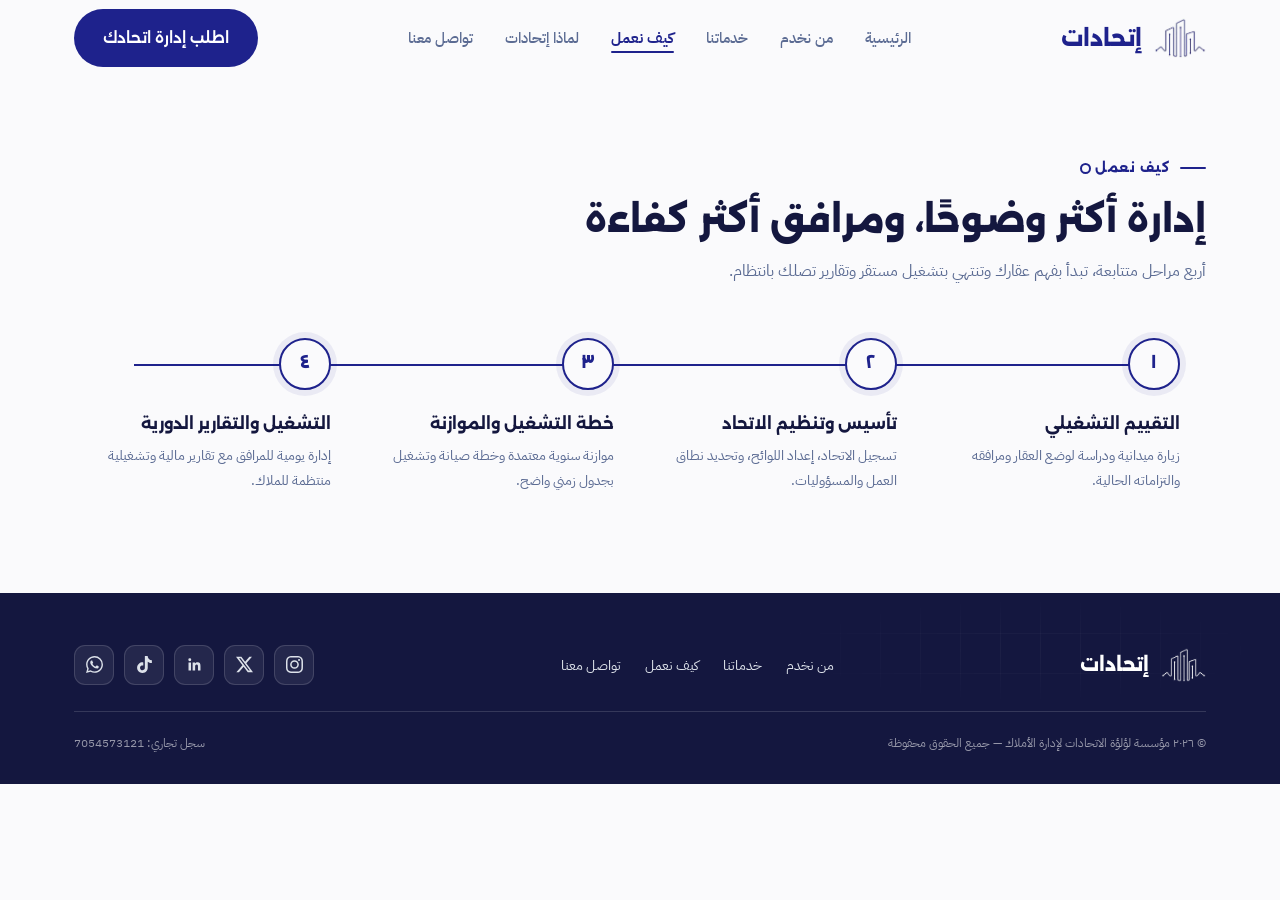
<file: process/index.html>
<!DOCTYPE html>
<html lang="ar" dir="rtl">
<head>
<meta charset="UTF-8">
<meta name="viewport" content="width=device-width, initial-scale=1.0">
<title>كيف نعمل — إتحادات</title>
<meta name="description" content="أربع مراحل متتابعة، تبدأ بفهم عقارك وتنتهي بتشغيل مستقر وتقارير تصلك بانتظام.">
<link rel="preconnect" href="https://fonts.googleapis.com">
<link rel="preconnect" href="https://fonts.gstatic.com" crossorigin>
<link href="https://fonts.googleapis.com/css2?family=Alexandria:wght@300;400;500;600;700;800&family=IBM+Plex+Sans+Arabic:wght@300;400;500;600;700&display=swap" rel="stylesheet">
<link rel="stylesheet" href="../css/style.css">
</head>
<body>

<header id="header">
  <div class="wrap nav">
    <a class="brand" href="../index.html" aria-label="إتحادات — الرئيسية">
      <img src="../img/logo-mark.png" alt="إتحادات" class="brand-mark">
      <span class="brand-name">إتحادات</span>
    </a>
    <div class="nav-panel" id="navPanel">
      <ul class="nav-links" id="navLinks">
        <li><a href="../index.html">الرئيسية</a></li>
        <li><a href="../audience/index.html">من نخدم</a></li>
        <li><a href="../services/index.html">خدماتنا</a></li>
        <li><a href="../process/index.html" aria-current="page">كيف نعمل</a></li>
        <li><a href="../why/index.html">لماذا إتحادات</a></li>
        <li><a href="../contact/index.html">تواصل معنا</a></li>
      </ul>
      <div class="panel-foot">
        <a class="btn btn-light panel-cta" href="../contact/index.html">اطلب إدارة اتحادك <span class="arr">←</span></a>
        <div class="panel-meta">
          <a href="tel:+966576078770"><svg viewBox="0 0 24 24" fill="none" stroke="currentColor" stroke-width="1.8" stroke-linecap="round" stroke-linejoin="round" aria-hidden="true"><path d="M22 16.92V20a2 2 0 0 1-2.18 2 19.8 19.8 0 0 1-8.63-3.07 19.5 19.5 0 0 1-6-6A19.8 19.8 0 0 1 2.1 4.18 2 2 0 0 1 4.1 2h3.09a2 2 0 0 1 2 1.72c.13.96.36 1.9.68 2.81a2 2 0 0 1-.45 2.11L8.09 9.91a16 16 0 0 0 6 6l1.27-1.27a2 2 0 0 1 2.11-.45c.91.32 1.85.55 2.81.68A2 2 0 0 1 22 16.92z"/></svg> 0576078770</a>
          <span><svg viewBox="0 0 24 24" fill="none" stroke="currentColor" stroke-width="1.8" stroke-linecap="round" stroke-linejoin="round" aria-hidden="true"><path d="M12 21s7-5.5 7-11a7 7 0 1 0-14 0c0 5.5 7 11 7 11z"/><circle cx="12" cy="10" r="2.5"/></svg> جدة، السعودية</span>
        </div>
      </div>
    </div>
    <div class="nav-cta">
      <a class="btn btn-solid" href="../contact/index.html">اطلب إدارة اتحادك</a>
      <button class="menu-btn" id="menuBtn" aria-label="القائمة" aria-expanded="false" aria-controls="navPanel">
        <span class="menu-ico" aria-hidden="true"><i></i><i></i><i></i></span>
      </button>
    </div>
  </div>
</header>

<!-- كيف نعمل -->
<section class="process page-top" id="process">
  <div class="wrap">
    <div class="sec-head reveal">
      <span class="sec-eyebrow">كيف نعمل</span>
      <h2>إدارة أكثر وضوحًا، ومرافق أكثر كفاءة</h2>
      <p>أربع مراحل متتابعة، تبدأ بفهم عقارك وتنتهي بتشغيل مستقر وتقارير تصلك بانتظام.</p>
    </div>
    <div class="proc-grid" id="procGrid">
      <div class="proc-track" aria-hidden="true"><span class="fill"></span></div>
      <div class="proc-step">
        <div class="proc-num">١</div>
        <h3>التقييم التشغيلي</h3>
        <p>زيارة ميدانية ودراسة لوضع العقار ومرافقه والتزاماته الحالية.</p>
      </div>
      <div class="proc-step">
        <div class="proc-num">٢</div>
        <h3>تأسيس وتنظيم الاتحاد</h3>
        <p>تسجيل الاتحاد، إعداد اللوائح، وتحديد نطاق العمل والمسؤوليات.</p>
      </div>
      <div class="proc-step">
        <div class="proc-num">٣</div>
        <h3>خطة التشغيل والموازنة</h3>
        <p>موازنة سنوية معتمدة وخطة صيانة وتشغيل بجدول زمني واضح.</p>
      </div>
      <div class="proc-step">
        <div class="proc-num">٤</div>
        <h3>التشغيل والتقارير الدورية</h3>
        <p>إدارة يومية للمرافق مع تقارير مالية وتشغيلية منتظمة للملاك.</p>
      </div>
    </div>
  </div>
</section>

<footer>
  <div class="wrap">
    <div class="foot">
      <a class="brand" href="../index.html">
        <img src="../img/logo-mark.png" alt="إتحادات" class="brand-mark">
        <span class="brand-name">إتحادات</span>
      </a>
      <ul class="foot-links">
        <li><a href="../audience/index.html">من نخدم</a></li>
        <li><a href="../services/index.html">خدماتنا</a></li>
        <li><a href="../process/index.html">كيف نعمل</a></li>
        <li><a href="../contact/index.html">تواصل معنا</a></li>
      </ul>
      <ul class="foot-social">
        <li><a href="https://www.instagram.com/ittihadat.sa" target="_blank" rel="noopener" aria-label="إنستقرام"><svg viewBox="0 0 24 24" fill="currentColor" aria-hidden="true"><path d="M12 0C8.74 0 8.333.015 7.053.072 5.775.132 4.905.333 4.14.63c-.789.306-1.459.717-2.126 1.384S.935 3.35.63 4.14C.333 4.905.131 5.775.072 7.053.012 8.333 0 8.74 0 12s.015 3.667.072 4.947c.06 1.277.261 2.148.558 2.913.306.788.717 1.459 1.384 2.126.667.666 1.336 1.079 2.126 1.384.766.296 1.636.499 2.913.558C8.333 23.988 8.74 24 12 24s3.667-.015 4.947-.072c1.277-.06 2.148-.262 2.913-.558.788-.306 1.459-.718 2.126-1.384.666-.667 1.079-1.335 1.384-2.126.296-.765.499-1.636.558-2.913.06-1.28.072-1.687.072-4.947s-.015-3.667-.072-4.947c-.06-1.277-.262-2.149-.558-2.913-.306-.789-.718-1.459-1.384-2.126C21.319 1.347 20.651.935 19.86.63c-.765-.297-1.636-.499-2.913-.558C15.667.012 15.26 0 12 0zm0 2.16c3.203 0 3.585.016 4.85.071 1.17.055 1.805.249 2.227.415.562.217.96.477 1.382.899.419.42.679.819.896 1.381.164.422.36 1.057.413 2.227.057 1.266.07 1.646.07 4.85s-.015 3.585-.074 4.85c-.061 1.17-.256 1.805-.421 2.227-.224.562-.479.96-.899 1.382-.419.419-.824.679-1.38.896-.42.164-1.065.36-2.235.413-1.274.057-1.649.07-4.859.07-3.211 0-3.586-.015-4.859-.074-1.171-.061-1.816-.256-2.236-.421-.569-.224-.96-.479-1.379-.899-.421-.419-.69-.824-.9-1.38-.165-.42-.359-1.065-.42-2.235-.045-1.26-.061-1.649-.061-4.844 0-3.196.016-3.586.061-4.861.061-1.17.255-1.814.42-2.234.21-.57.479-.96.9-1.381.419-.419.81-.689 1.379-.898.42-.166 1.051-.361 2.221-.421 1.275-.045 1.65-.06 4.854-.06l.045.03zm0 3.678a6.162 6.162 0 100 12.324 6.162 6.162 0 000-12.324zM12 16a4 4 0 110-8 4 4 0 010 8zm7.846-10.405a1.441 1.441 0 01-2.88 0 1.44 1.44 0 012.88 0z"/></svg></a></li>
        <li><a href="https://x.com/ittihadat" target="_blank" rel="noopener" aria-label="إكس"><svg viewBox="0 0 24 24" fill="currentColor" aria-hidden="true"><path d="M18.901 1.153h3.68l-8.04 9.19L24 22.846h-7.406l-5.8-7.584-6.638 7.584H.474l8.6-9.83L0 1.154h7.594l5.243 6.932zM17.61 20.644h2.039L6.486 3.24H4.298z"/></svg></a></li>
        <li><a href="https://www.linkedin.com/in/ittihadat-sa" target="_blank" rel="noopener" aria-label="لينكدإن"><svg viewBox="0 0 24 24" fill="currentColor" aria-hidden="true"><path d="M20.447 20.452h-3.554v-5.569c0-1.328-.027-3.037-1.852-3.037-1.853 0-2.136 1.445-2.136 2.939v5.667H9.351V9h3.414v1.561h.046c.477-.9 1.637-1.85 3.37-1.85 3.601 0 4.267 2.37 4.267 5.455v6.286zM5.337 7.433a2.062 2.062 0 01-2.063-2.065 2.064 2.064 0 112.063 2.065zm1.782 13.019H3.555V9h3.564v11.452z"/></svg></a></li>
        <li><a href="https://www.tiktok.com/@ittihadat" target="_blank" rel="noopener" aria-label="تيك توك"><svg viewBox="0 0 24 24" fill="currentColor" aria-hidden="true"><path d="M12.525.02c1.31-.02 2.61-.01 3.91-.02.08 1.53.63 3.09 1.75 4.17 1.12 1.11 2.7 1.62 4.24 1.79v4.03c-1.44-.05-2.89-.35-4.2-.97-.57-.26-1.1-.6-1.62-.95-.01 2.92.01 5.84-.02 8.75-.08 1.4-.54 2.79-1.35 3.94-1.31 1.92-3.58 3.17-5.91 3.21-1.43.08-2.86-.31-4.08-1.03-2.02-1.19-3.44-3.37-3.65-5.71-.02-.5-.03-1-.01-1.49.18-1.9 1.12-3.72 2.58-4.96 1.66-1.44 3.98-2.13 6.15-1.72.02 1.48-.04 2.96-.04 4.44-.99-.32-2.15-.23-3.02.37-.63.41-1.11 1.04-1.36 1.75-.21.51-.15 1.07-.14 1.61.24 1.64 1.82 3.02 3.5 2.87 1.12-.01 2.19-.66 2.77-1.61.19-.33.4-.67.41-1.06.1-1.79.06-3.57.07-5.36.01-4.03-.01-8.05.02-12.07z"/></svg></a></li>
        <li><a href="https://api.whatsapp.com/send?phone=966576078770" target="_blank" rel="noopener" aria-label="واتساب"><svg viewBox="0 0 24 24" fill="currentColor" aria-hidden="true"><path d="M17.472 14.382c-.297-.149-1.758-.867-2.03-.967-.273-.099-.471-.148-.67.15-.197.297-.767.966-.94 1.164-.173.199-.347.223-.644.075-.297-.15-1.255-.463-2.39-1.475-.883-.788-1.48-1.761-1.653-2.059-.173-.297-.018-.458.13-.606.134-.133.298-.347.446-.52.149-.174.198-.298.298-.497.099-.198.05-.371-.025-.52-.075-.149-.669-1.612-.916-2.207-.242-.579-.487-.5-.669-.51-.173-.008-.371-.01-.57-.01-.198 0-.52.074-.792.372-.272.297-1.04 1.016-1.04 2.479 0 1.462 1.065 2.875 1.213 3.074.149.198 2.096 3.2 5.077 4.487.709.306 1.262.489 1.694.625.712.227 1.36.195 1.871.118.571-.085 1.758-.719 2.006-1.413.248-.694.248-1.289.173-1.413-.074-.124-.272-.198-.57-.347m-5.421 7.403h-.004a9.87 9.87 0 01-5.031-1.378l-.361-.214-3.741.982.998-3.648-.235-.374a9.86 9.86 0 01-1.51-5.26c.001-5.45 4.436-9.884 9.888-9.884 2.64 0 5.122 1.03 6.988 2.898a9.825 9.825 0 012.893 6.994c-.003 5.45-4.437 9.884-9.885 9.884m8.413-18.297A11.815 11.815 0 0012.05 0C5.495 0 .16 5.335.157 11.892c0 2.096.547 4.142 1.588 5.945L.057 24l6.305-1.654a11.882 11.882 0 005.683 1.448h.005c6.554 0 11.89-5.335 11.893-11.893a11.821 11.821 0 00-3.48-8.413Z"/></svg></a></li>
      </ul>
    </div>
    <div class="foot-bottom">
      <span>© ٢٠٢٦ مؤسسة لؤلؤة الاتحادات لإدارة الأملاك — جميع الحقوق محفوظة</span>
      <span>سجل تجاري: 7054573121</span>
    </div>
  </div>
</footer>

<script src="../js/script.js"></script>
</body>
</html>
</file>
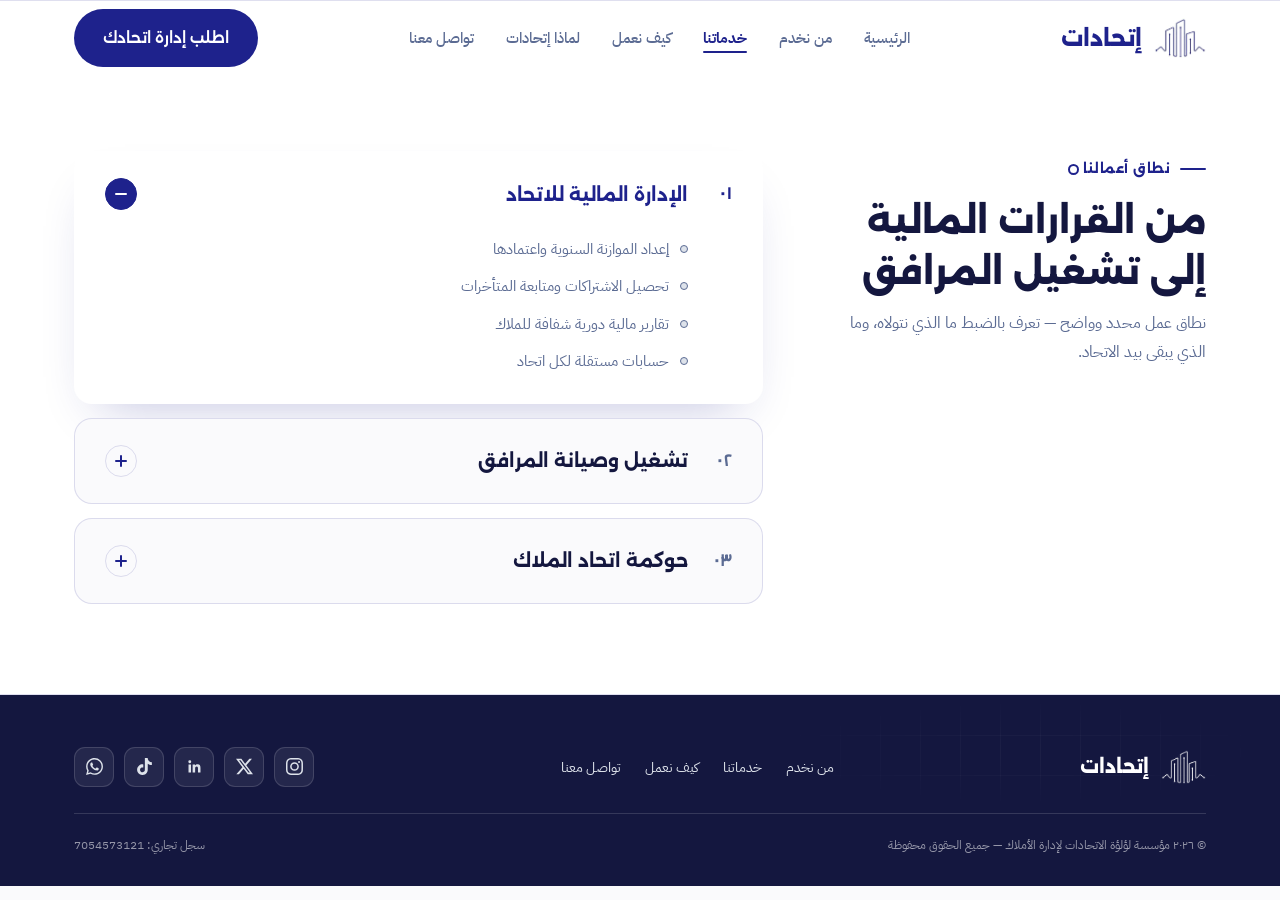
<file: services/index.html>
<!DOCTYPE html>
<html lang="ar" dir="rtl">
<head>
<meta charset="UTF-8">
<meta name="viewport" content="width=device-width, initial-scale=1.0">
<title>خدماتنا — إتحادات</title>
<meta name="description" content="نطاق عمل محدد وواضح — تعرف بالضبط ما الذي نتولاه، وما الذي يبقى بيد الاتحاد.">
<link rel="preconnect" href="https://fonts.googleapis.com">
<link rel="preconnect" href="https://fonts.gstatic.com" crossorigin>
<link href="https://fonts.googleapis.com/css2?family=Alexandria:wght@300;400;500;600;700;800&family=IBM+Plex+Sans+Arabic:wght@300;400;500;600;700&display=swap" rel="stylesheet">
<link rel="stylesheet" href="../css/style.css">
</head>
<body>

<header id="header">
  <div class="wrap nav">
    <a class="brand" href="../index.html" aria-label="إتحادات — الرئيسية">
      <img src="../img/logo-mark.png" alt="إتحادات" class="brand-mark">
      <span class="brand-name">إتحادات</span>
    </a>
    <div class="nav-panel" id="navPanel">
      <ul class="nav-links" id="navLinks">
        <li><a href="../index.html">الرئيسية</a></li>
        <li><a href="../audience/index.html">من نخدم</a></li>
        <li><a href="../services/index.html" aria-current="page">خدماتنا</a></li>
        <li><a href="../process/index.html">كيف نعمل</a></li>
        <li><a href="../why/index.html">لماذا إتحادات</a></li>
        <li><a href="../contact/index.html">تواصل معنا</a></li>
      </ul>
      <div class="panel-foot">
        <a class="btn btn-light panel-cta" href="../contact/index.html">اطلب إدارة اتحادك <span class="arr">←</span></a>
        <div class="panel-meta">
          <a href="tel:+966576078770"><svg viewBox="0 0 24 24" fill="none" stroke="currentColor" stroke-width="1.8" stroke-linecap="round" stroke-linejoin="round" aria-hidden="true"><path d="M22 16.92V20a2 2 0 0 1-2.18 2 19.8 19.8 0 0 1-8.63-3.07 19.5 19.5 0 0 1-6-6A19.8 19.8 0 0 1 2.1 4.18 2 2 0 0 1 4.1 2h3.09a2 2 0 0 1 2 1.72c.13.96.36 1.9.68 2.81a2 2 0 0 1-.45 2.11L8.09 9.91a16 16 0 0 0 6 6l1.27-1.27a2 2 0 0 1 2.11-.45c.91.32 1.85.55 2.81.68A2 2 0 0 1 22 16.92z"/></svg> 0576078770</a>
          <span><svg viewBox="0 0 24 24" fill="none" stroke="currentColor" stroke-width="1.8" stroke-linecap="round" stroke-linejoin="round" aria-hidden="true"><path d="M12 21s7-5.5 7-11a7 7 0 1 0-14 0c0 5.5 7 11 7 11z"/><circle cx="12" cy="10" r="2.5"/></svg> جدة، السعودية</span>
        </div>
      </div>
    </div>
    <div class="nav-cta">
      <a class="btn btn-solid" href="../contact/index.html">اطلب إدارة اتحادك</a>
      <button class="menu-btn" id="menuBtn" aria-label="القائمة" aria-expanded="false" aria-controls="navPanel">
        <span class="menu-ico" aria-hidden="true"><i></i><i></i><i></i></span>
      </button>
    </div>
  </div>
</header>

<!-- الخدمات -->
<section class="services page-top" id="services">
  <div class="wrap">
    <div class="sec-head reveal">
      <span class="sec-eyebrow">نطاق أعمالنا</span>
      <h2>من القرارات المالية إلى تشغيل المرافق</h2>
      <p>نطاق عمل محدد وواضح — تعرف بالضبط ما الذي نتولاه، وما الذي يبقى بيد الاتحاد.</p>
    </div>
    <div class="acc reveal">

      <div class="acc-item is-open">
        <h3 class="acc-h">
          <button class="acc-btn" id="accBtn1" aria-expanded="true" aria-controls="accPanel1">
            <span class="acc-num">٠١</span>
            <span class="acc-title">الإدارة المالية للاتحاد</span>
            <span class="acc-ico" aria-hidden="true"></span>
          </button>
        </h3>
        <div class="acc-panel" id="accPanel1" role="region" aria-labelledby="accBtn1">
          <div class="acc-inner">
            <ul class="acc-list">
              <li>إعداد الموازنة السنوية واعتمادها</li>
              <li>تحصيل الاشتراكات ومتابعة المتأخرات</li>
              <li>تقارير مالية دورية شفافة للملاك</li>
              <li>حسابات مستقلة لكل اتحاد</li>
            </ul>
          </div>
        </div>
      </div>

      <div class="acc-item">
        <h3 class="acc-h">
          <button class="acc-btn" id="accBtn2" aria-expanded="false" aria-controls="accPanel2">
            <span class="acc-num">٠٢</span>
            <span class="acc-title">تشغيل وصيانة المرافق</span>
            <span class="acc-ico" aria-hidden="true"></span>
          </button>
        </h3>
        <div class="acc-panel" id="accPanel2" role="region" aria-labelledby="accBtn2">
          <div class="acc-inner">
            <ul class="acc-list">
              <li>عقود صيانة وتشغيل منظمة وموثقة</li>
              <li>جدولة الصيانة الوقائية للمرافق المشتركة</li>
              <li>متابعة النظافة والأمن وإدارة المقاولين</li>
              <li>استجابة موثقة لبلاغات الأعطال</li>
            </ul>
          </div>
        </div>
      </div>

      <div class="acc-item">
        <h3 class="acc-h">
          <button class="acc-btn" id="accBtn3" aria-expanded="false" aria-controls="accPanel3">
            <span class="acc-num">٠٣</span>
            <span class="acc-title">حوكمة اتحاد الملاك</span>
            <span class="acc-ico" aria-hidden="true"></span>
          </button>
        </h3>
        <div class="acc-panel" id="accPanel3" role="region" aria-labelledby="accBtn3">
          <div class="acc-inner">
            <ul class="acc-list">
              <li>تأسيس الاتحاد وتسجيله نظاميًا</li>
              <li>إعداد اللوائح وتنظيم اجتماعات الملاك</li>
              <li>توثيق القرارات ومتابعة تنفيذها</li>
              <li>قناة تواصل واضحة بين الملاك والإدارة</li>
            </ul>
          </div>
        </div>
      </div>

    </div>
  </div>
</section>

<footer>
  <div class="wrap">
    <div class="foot">
      <a class="brand" href="../index.html">
        <img src="../img/logo-mark.png" alt="إتحادات" class="brand-mark">
        <span class="brand-name">إتحادات</span>
      </a>
      <ul class="foot-links">
        <li><a href="../audience/index.html">من نخدم</a></li>
        <li><a href="../services/index.html">خدماتنا</a></li>
        <li><a href="../process/index.html">كيف نعمل</a></li>
        <li><a href="../contact/index.html">تواصل معنا</a></li>
      </ul>
      <ul class="foot-social">
        <li><a href="https://www.instagram.com/ittihadat.sa" target="_blank" rel="noopener" aria-label="إنستقرام"><svg viewBox="0 0 24 24" fill="currentColor" aria-hidden="true"><path d="M12 0C8.74 0 8.333.015 7.053.072 5.775.132 4.905.333 4.14.63c-.789.306-1.459.717-2.126 1.384S.935 3.35.63 4.14C.333 4.905.131 5.775.072 7.053.012 8.333 0 8.74 0 12s.015 3.667.072 4.947c.06 1.277.261 2.148.558 2.913.306.788.717 1.459 1.384 2.126.667.666 1.336 1.079 2.126 1.384.766.296 1.636.499 2.913.558C8.333 23.988 8.74 24 12 24s3.667-.015 4.947-.072c1.277-.06 2.148-.262 2.913-.558.788-.306 1.459-.718 2.126-1.384.666-.667 1.079-1.335 1.384-2.126.296-.765.499-1.636.558-2.913.06-1.28.072-1.687.072-4.947s-.015-3.667-.072-4.947c-.06-1.277-.262-2.149-.558-2.913-.306-.789-.718-1.459-1.384-2.126C21.319 1.347 20.651.935 19.86.63c-.765-.297-1.636-.499-2.913-.558C15.667.012 15.26 0 12 0zm0 2.16c3.203 0 3.585.016 4.85.071 1.17.055 1.805.249 2.227.415.562.217.96.477 1.382.899.419.42.679.819.896 1.381.164.422.36 1.057.413 2.227.057 1.266.07 1.646.07 4.85s-.015 3.585-.074 4.85c-.061 1.17-.256 1.805-.421 2.227-.224.562-.479.96-.899 1.382-.419.419-.824.679-1.38.896-.42.164-1.065.36-2.235.413-1.274.057-1.649.07-4.859.07-3.211 0-3.586-.015-4.859-.074-1.171-.061-1.816-.256-2.236-.421-.569-.224-.96-.479-1.379-.899-.421-.419-.69-.824-.9-1.38-.165-.42-.359-1.065-.42-2.235-.045-1.26-.061-1.649-.061-4.844 0-3.196.016-3.586.061-4.861.061-1.17.255-1.814.42-2.234.21-.57.479-.96.9-1.381.419-.419.81-.689 1.379-.898.42-.166 1.051-.361 2.221-.421 1.275-.045 1.65-.06 4.854-.06l.045.03zm0 3.678a6.162 6.162 0 100 12.324 6.162 6.162 0 000-12.324zM12 16a4 4 0 110-8 4 4 0 010 8zm7.846-10.405a1.441 1.441 0 01-2.88 0 1.44 1.44 0 012.88 0z"/></svg></a></li>
        <li><a href="https://x.com/ittihadat" target="_blank" rel="noopener" aria-label="إكس"><svg viewBox="0 0 24 24" fill="currentColor" aria-hidden="true"><path d="M18.901 1.153h3.68l-8.04 9.19L24 22.846h-7.406l-5.8-7.584-6.638 7.584H.474l8.6-9.83L0 1.154h7.594l5.243 6.932zM17.61 20.644h2.039L6.486 3.24H4.298z"/></svg></a></li>
        <li><a href="https://www.linkedin.com/in/ittihadat-sa" target="_blank" rel="noopener" aria-label="لينكدإن"><svg viewBox="0 0 24 24" fill="currentColor" aria-hidden="true"><path d="M20.447 20.452h-3.554v-5.569c0-1.328-.027-3.037-1.852-3.037-1.853 0-2.136 1.445-2.136 2.939v5.667H9.351V9h3.414v1.561h.046c.477-.9 1.637-1.85 3.37-1.85 3.601 0 4.267 2.37 4.267 5.455v6.286zM5.337 7.433a2.062 2.062 0 01-2.063-2.065 2.064 2.064 0 112.063 2.065zm1.782 13.019H3.555V9h3.564v11.452z"/></svg></a></li>
        <li><a href="https://www.tiktok.com/@ittihadat" target="_blank" rel="noopener" aria-label="تيك توك"><svg viewBox="0 0 24 24" fill="currentColor" aria-hidden="true"><path d="M12.525.02c1.31-.02 2.61-.01 3.91-.02.08 1.53.63 3.09 1.75 4.17 1.12 1.11 2.7 1.62 4.24 1.79v4.03c-1.44-.05-2.89-.35-4.2-.97-.57-.26-1.1-.6-1.62-.95-.01 2.92.01 5.84-.02 8.75-.08 1.4-.54 2.79-1.35 3.94-1.31 1.92-3.58 3.17-5.91 3.21-1.43.08-2.86-.31-4.08-1.03-2.02-1.19-3.44-3.37-3.65-5.71-.02-.5-.03-1-.01-1.49.18-1.9 1.12-3.72 2.58-4.96 1.66-1.44 3.98-2.13 6.15-1.72.02 1.48-.04 2.96-.04 4.44-.99-.32-2.15-.23-3.02.37-.63.41-1.11 1.04-1.36 1.75-.21.51-.15 1.07-.14 1.61.24 1.64 1.82 3.02 3.5 2.87 1.12-.01 2.19-.66 2.77-1.61.19-.33.4-.67.41-1.06.1-1.79.06-3.57.07-5.36.01-4.03-.01-8.05.02-12.07z"/></svg></a></li>
        <li><a href="https://api.whatsapp.com/send?phone=966576078770" target="_blank" rel="noopener" aria-label="واتساب"><svg viewBox="0 0 24 24" fill="currentColor" aria-hidden="true"><path d="M17.472 14.382c-.297-.149-1.758-.867-2.03-.967-.273-.099-.471-.148-.67.15-.197.297-.767.966-.94 1.164-.173.199-.347.223-.644.075-.297-.15-1.255-.463-2.39-1.475-.883-.788-1.48-1.761-1.653-2.059-.173-.297-.018-.458.13-.606.134-.133.298-.347.446-.52.149-.174.198-.298.298-.497.099-.198.05-.371-.025-.52-.075-.149-.669-1.612-.916-2.207-.242-.579-.487-.5-.669-.51-.173-.008-.371-.01-.57-.01-.198 0-.52.074-.792.372-.272.297-1.04 1.016-1.04 2.479 0 1.462 1.065 2.875 1.213 3.074.149.198 2.096 3.2 5.077 4.487.709.306 1.262.489 1.694.625.712.227 1.36.195 1.871.118.571-.085 1.758-.719 2.006-1.413.248-.694.248-1.289.173-1.413-.074-.124-.272-.198-.57-.347m-5.421 7.403h-.004a9.87 9.87 0 01-5.031-1.378l-.361-.214-3.741.982.998-3.648-.235-.374a9.86 9.86 0 01-1.51-5.26c.001-5.45 4.436-9.884 9.888-9.884 2.64 0 5.122 1.03 6.988 2.898a9.825 9.825 0 012.893 6.994c-.003 5.45-4.437 9.884-9.885 9.884m8.413-18.297A11.815 11.815 0 0012.05 0C5.495 0 .16 5.335.157 11.892c0 2.096.547 4.142 1.588 5.945L.057 24l6.305-1.654a11.882 11.882 0 005.683 1.448h.005c6.554 0 11.89-5.335 11.893-11.893a11.821 11.821 0 00-3.48-8.413Z"/></svg></a></li>
      </ul>
    </div>
    <div class="foot-bottom">
      <span>© ٢٠٢٦ مؤسسة لؤلؤة الاتحادات لإدارة الأملاك — جميع الحقوق محفوظة</span>
      <span>سجل تجاري: 7054573121</span>
    </div>
  </div>
</footer>

<script src="../js/script.js"></script>
</body>
</html>
</file>
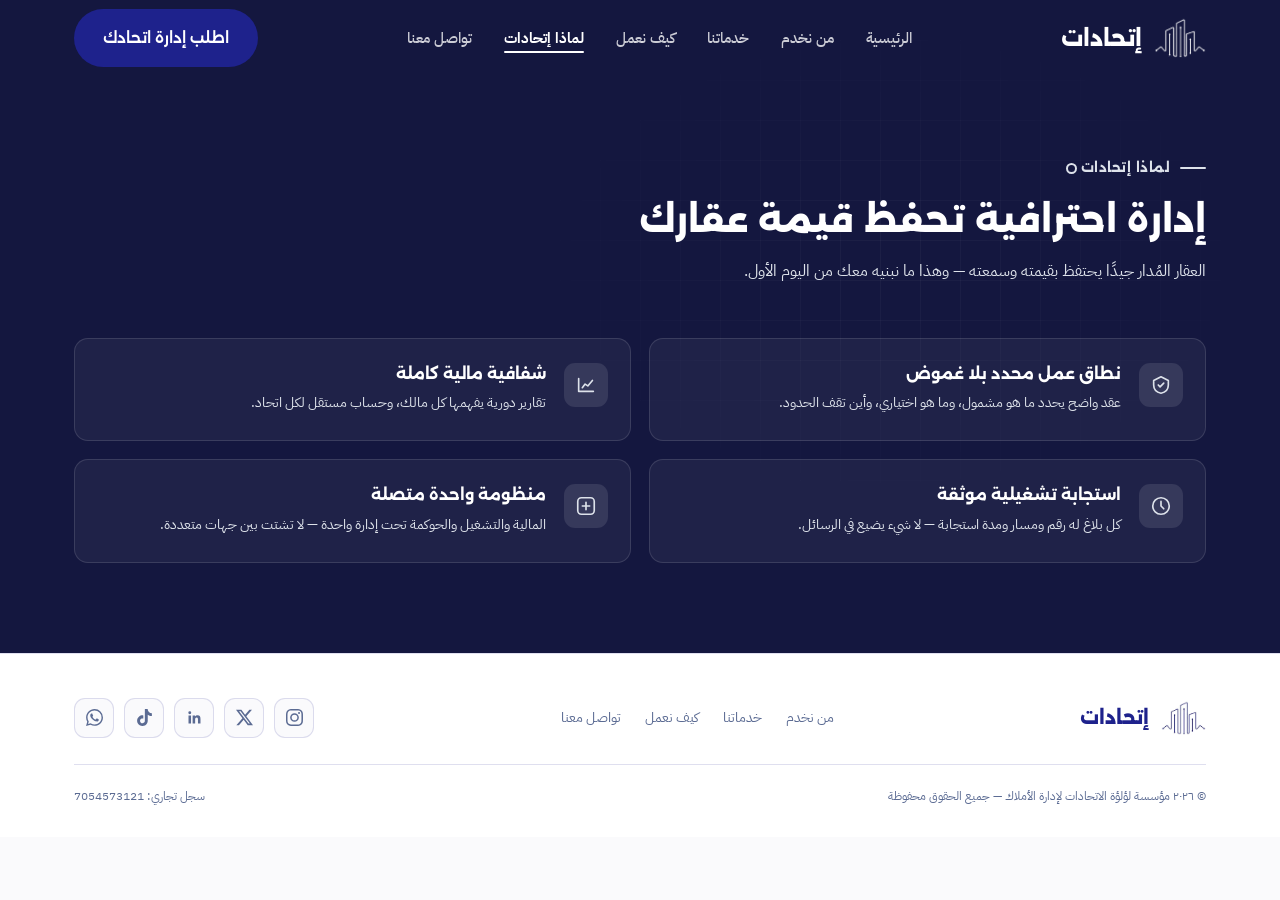
<file: why/index.html>
<!DOCTYPE html>
<html lang="ar" dir="rtl">
<head>
<meta charset="UTF-8">
<meta name="viewport" content="width=device-width, initial-scale=1.0">
<title>لماذا إتحادات — إتحادات</title>
<meta name="description" content="العقار المُدار جيدًا يحتفظ بقيمته وسمعته — وهذا ما نبنيه معك من اليوم الأول.">
<link rel="preconnect" href="https://fonts.googleapis.com">
<link rel="preconnect" href="https://fonts.gstatic.com" crossorigin>
<link href="https://fonts.googleapis.com/css2?family=Alexandria:wght@300;400;500;600;700;800&family=IBM+Plex+Sans+Arabic:wght@300;400;500;600;700&display=swap" rel="stylesheet">
<link rel="stylesheet" href="../css/style.css">
</head>
<body>

<header id="header" class="on-dark">
  <div class="wrap nav">
    <a class="brand on-dark" href="../index.html" aria-label="إتحادات — الرئيسية">
      <img src="../img/logo-mark.png" alt="إتحادات" class="brand-mark">
      <span class="brand-name">إتحادات</span>
    </a>
    <div class="nav-panel" id="navPanel">
      <ul class="nav-links" id="navLinks">
        <li><a href="../index.html">الرئيسية</a></li>
        <li><a href="../audience/index.html">من نخدم</a></li>
        <li><a href="../services/index.html">خدماتنا</a></li>
        <li><a href="../process/index.html">كيف نعمل</a></li>
        <li><a href="../why/index.html" aria-current="page">لماذا إتحادات</a></li>
        <li><a href="../contact/index.html">تواصل معنا</a></li>
      </ul>
      <div class="panel-foot">
        <a class="btn btn-light panel-cta" href="../contact/index.html">اطلب إدارة اتحادك <span class="arr">←</span></a>
        <div class="panel-meta">
          <a href="tel:+966576078770"><svg viewBox="0 0 24 24" fill="none" stroke="currentColor" stroke-width="1.8" stroke-linecap="round" stroke-linejoin="round" aria-hidden="true"><path d="M22 16.92V20a2 2 0 0 1-2.18 2 19.8 19.8 0 0 1-8.63-3.07 19.5 19.5 0 0 1-6-6A19.8 19.8 0 0 1 2.1 4.18 2 2 0 0 1 4.1 2h3.09a2 2 0 0 1 2 1.72c.13.96.36 1.9.68 2.81a2 2 0 0 1-.45 2.11L8.09 9.91a16 16 0 0 0 6 6l1.27-1.27a2 2 0 0 1 2.11-.45c.91.32 1.85.55 2.81.68A2 2 0 0 1 22 16.92z"/></svg> 0576078770</a>
          <span><svg viewBox="0 0 24 24" fill="none" stroke="currentColor" stroke-width="1.8" stroke-linecap="round" stroke-linejoin="round" aria-hidden="true"><path d="M12 21s7-5.5 7-11a7 7 0 1 0-14 0c0 5.5 7 11 7 11z"/><circle cx="12" cy="10" r="2.5"/></svg> جدة، السعودية</span>
        </div>
      </div>
    </div>
    <div class="nav-cta">
      <a class="btn btn-solid" href="../contact/index.html">اطلب إدارة اتحادك</a>
      <button class="menu-btn" id="menuBtn" aria-label="القائمة" aria-expanded="false" aria-controls="navPanel">
        <span class="menu-ico" aria-hidden="true"><i></i><i></i><i></i></span>
      </button>
    </div>
  </div>
</header>

<!-- لماذا إتحادات -->
<section class="why page-top" id="why">
  <div class="wrap">
    <div class="sec-head reveal">
      <span class="sec-eyebrow">لماذا إتحادات</span>
      <h2>إدارة احترافية تحفظ قيمة عقارك</h2>
      <p>العقار المُدار جيدًا يحتفظ بقيمته وسمعته — وهذا ما نبنيه معك من اليوم الأول.</p>
    </div>
    <div class="why-grid">
      <div class="why-item reveal">
        <div class="wi"><svg width="22" height="22" viewBox="0 0 24 24" fill="none" stroke="#DDE2EA" stroke-width="1.8" stroke-linecap="round" stroke-linejoin="round"><path d="M12 3l8 4v5c0 5-3.5 8-8 9-4.5-1-8-4-8-9V7z"/><path d="M9 12l2 2 4-4"/></svg></div>
        <div><h3>نطاق عمل محدد بلا غموض</h3><p>عقد واضح يحدد ما هو مشمول، وما هو اختياري، وأين تقف الحدود.</p></div>
      </div>
      <div class="why-item reveal">
        <div class="wi"><svg width="22" height="22" viewBox="0 0 24 24" fill="none" stroke="#DDE2EA" stroke-width="1.8" stroke-linecap="round" stroke-linejoin="round"><path d="M4 19V5M4 19h16"/><path d="M8 15l3-4 3 2 5-6"/></svg></div>
        <div><h3>شفافية مالية كاملة</h3><p>تقارير دورية يفهمها كل مالك، وحساب مستقل لكل اتحاد.</p></div>
      </div>
      <div class="why-item reveal">
        <div class="wi"><svg width="22" height="22" viewBox="0 0 24 24" fill="none" stroke="#DDE2EA" stroke-width="1.8" stroke-linecap="round" stroke-linejoin="round"><circle cx="12" cy="12" r="9"/><path d="M12 7v5l3 3"/></svg></div>
        <div><h3>استجابة تشغيلية موثقة</h3><p>كل بلاغ له رقم ومسار ومدة استجابة — لا شيء يضيع في الرسائل.</p></div>
      </div>
      <div class="why-item reveal">
        <div class="wi"><svg width="22" height="22" viewBox="0 0 24 24" fill="none" stroke="#DDE2EA" stroke-width="1.8" stroke-linecap="round" stroke-linejoin="round"><path d="M8 12h8M12 8v8"/><rect x="3" y="3" width="18" height="18" rx="4"/></svg></div>
        <div><h3>منظومة واحدة متصلة</h3><p>المالية والتشغيل والحوكمة تحت إدارة واحدة — لا تشتت بين جهات متعددة.</p></div>
      </div>
    </div>
  </div>
</section>

<!-- الفوتر فاتح هنا فقط — قسم "لماذا إتحادات" فوقه داكن -->
<footer class="on-light">
  <div class="wrap">
    <div class="foot">
      <a class="brand" href="../index.html">
        <img src="../img/logo-mark.png" alt="إتحادات" class="brand-mark">
        <span class="brand-name">إتحادات</span>
      </a>
      <ul class="foot-links">
        <li><a href="../audience/index.html">من نخدم</a></li>
        <li><a href="../services/index.html">خدماتنا</a></li>
        <li><a href="../process/index.html">كيف نعمل</a></li>
        <li><a href="../contact/index.html">تواصل معنا</a></li>
      </ul>
      <ul class="foot-social">
        <li><a href="https://www.instagram.com/ittihadat.sa" target="_blank" rel="noopener" aria-label="إنستقرام"><svg viewBox="0 0 24 24" fill="currentColor" aria-hidden="true"><path d="M12 0C8.74 0 8.333.015 7.053.072 5.775.132 4.905.333 4.14.63c-.789.306-1.459.717-2.126 1.384S.935 3.35.63 4.14C.333 4.905.131 5.775.072 7.053.012 8.333 0 8.74 0 12s.015 3.667.072 4.947c.06 1.277.261 2.148.558 2.913.306.788.717 1.459 1.384 2.126.667.666 1.336 1.079 2.126 1.384.766.296 1.636.499 2.913.558C8.333 23.988 8.74 24 12 24s3.667-.015 4.947-.072c1.277-.06 2.148-.262 2.913-.558.788-.306 1.459-.718 2.126-1.384.666-.667 1.079-1.335 1.384-2.126.296-.765.499-1.636.558-2.913.06-1.28.072-1.687.072-4.947s-.015-3.667-.072-4.947c-.06-1.277-.262-2.149-.558-2.913-.306-.789-.718-1.459-1.384-2.126C21.319 1.347 20.651.935 19.86.63c-.765-.297-1.636-.499-2.913-.558C15.667.012 15.26 0 12 0zm0 2.16c3.203 0 3.585.016 4.85.071 1.17.055 1.805.249 2.227.415.562.217.96.477 1.382.899.419.42.679.819.896 1.381.164.422.36 1.057.413 2.227.057 1.266.07 1.646.07 4.85s-.015 3.585-.074 4.85c-.061 1.17-.256 1.805-.421 2.227-.224.562-.479.96-.899 1.382-.419.419-.824.679-1.38.896-.42.164-1.065.36-2.235.413-1.274.057-1.649.07-4.859.07-3.211 0-3.586-.015-4.859-.074-1.171-.061-1.816-.256-2.236-.421-.569-.224-.96-.479-1.379-.899-.421-.419-.69-.824-.9-1.38-.165-.42-.359-1.065-.42-2.235-.045-1.26-.061-1.649-.061-4.844 0-3.196.016-3.586.061-4.861.061-1.17.255-1.814.42-2.234.21-.57.479-.96.9-1.381.419-.419.81-.689 1.379-.898.42-.166 1.051-.361 2.221-.421 1.275-.045 1.65-.06 4.854-.06l.045.03zm0 3.678a6.162 6.162 0 100 12.324 6.162 6.162 0 000-12.324zM12 16a4 4 0 110-8 4 4 0 010 8zm7.846-10.405a1.441 1.441 0 01-2.88 0 1.44 1.44 0 012.88 0z"/></svg></a></li>
        <li><a href="https://x.com/ittihadat" target="_blank" rel="noopener" aria-label="إكس"><svg viewBox="0 0 24 24" fill="currentColor" aria-hidden="true"><path d="M18.901 1.153h3.68l-8.04 9.19L24 22.846h-7.406l-5.8-7.584-6.638 7.584H.474l8.6-9.83L0 1.154h7.594l5.243 6.932zM17.61 20.644h2.039L6.486 3.24H4.298z"/></svg></a></li>
        <li><a href="https://www.linkedin.com/in/ittihadat-sa" target="_blank" rel="noopener" aria-label="لينكدإن"><svg viewBox="0 0 24 24" fill="currentColor" aria-hidden="true"><path d="M20.447 20.452h-3.554v-5.569c0-1.328-.027-3.037-1.852-3.037-1.853 0-2.136 1.445-2.136 2.939v5.667H9.351V9h3.414v1.561h.046c.477-.9 1.637-1.85 3.37-1.85 3.601 0 4.267 2.37 4.267 5.455v6.286zM5.337 7.433a2.062 2.062 0 01-2.063-2.065 2.064 2.064 0 112.063 2.065zm1.782 13.019H3.555V9h3.564v11.452z"/></svg></a></li>
        <li><a href="https://www.tiktok.com/@ittihadat" target="_blank" rel="noopener" aria-label="تيك توك"><svg viewBox="0 0 24 24" fill="currentColor" aria-hidden="true"><path d="M12.525.02c1.31-.02 2.61-.01 3.91-.02.08 1.53.63 3.09 1.75 4.17 1.12 1.11 2.7 1.62 4.24 1.79v4.03c-1.44-.05-2.89-.35-4.2-.97-.57-.26-1.1-.6-1.62-.95-.01 2.92.01 5.84-.02 8.75-.08 1.4-.54 2.79-1.35 3.94-1.31 1.92-3.58 3.17-5.91 3.21-1.43.08-2.86-.31-4.08-1.03-2.02-1.19-3.44-3.37-3.65-5.71-.02-.5-.03-1-.01-1.49.18-1.9 1.12-3.72 2.58-4.96 1.66-1.44 3.98-2.13 6.15-1.72.02 1.48-.04 2.96-.04 4.44-.99-.32-2.15-.23-3.02.37-.63.41-1.11 1.04-1.36 1.75-.21.51-.15 1.07-.14 1.61.24 1.64 1.82 3.02 3.5 2.87 1.12-.01 2.19-.66 2.77-1.61.19-.33.4-.67.41-1.06.1-1.79.06-3.57.07-5.36.01-4.03-.01-8.05.02-12.07z"/></svg></a></li>
        <li><a href="https://api.whatsapp.com/send?phone=966576078770" target="_blank" rel="noopener" aria-label="واتساب"><svg viewBox="0 0 24 24" fill="currentColor" aria-hidden="true"><path d="M17.472 14.382c-.297-.149-1.758-.867-2.03-.967-.273-.099-.471-.148-.67.15-.197.297-.767.966-.94 1.164-.173.199-.347.223-.644.075-.297-.15-1.255-.463-2.39-1.475-.883-.788-1.48-1.761-1.653-2.059-.173-.297-.018-.458.13-.606.134-.133.298-.347.446-.52.149-.174.198-.298.298-.497.099-.198.05-.371-.025-.52-.075-.149-.669-1.612-.916-2.207-.242-.579-.487-.5-.669-.51-.173-.008-.371-.01-.57-.01-.198 0-.52.074-.792.372-.272.297-1.04 1.016-1.04 2.479 0 1.462 1.065 2.875 1.213 3.074.149.198 2.096 3.2 5.077 4.487.709.306 1.262.489 1.694.625.712.227 1.36.195 1.871.118.571-.085 1.758-.719 2.006-1.413.248-.694.248-1.289.173-1.413-.074-.124-.272-.198-.57-.347m-5.421 7.403h-.004a9.87 9.87 0 01-5.031-1.378l-.361-.214-3.741.982.998-3.648-.235-.374a9.86 9.86 0 01-1.51-5.26c.001-5.45 4.436-9.884 9.888-9.884 2.64 0 5.122 1.03 6.988 2.898a9.825 9.825 0 012.893 6.994c-.003 5.45-4.437 9.884-9.885 9.884m8.413-18.297A11.815 11.815 0 0012.05 0C5.495 0 .16 5.335.157 11.892c0 2.096.547 4.142 1.588 5.945L.057 24l6.305-1.654a11.882 11.882 0 005.683 1.448h.005c6.554 0 11.89-5.335 11.893-11.893a11.821 11.821 0 00-3.48-8.413Z"/></svg></a></li>
      </ul>
    </div>
    <div class="foot-bottom">
      <span>© ٢٠٢٦ مؤسسة لؤلؤة الاتحادات لإدارة الأملاك — جميع الحقوق محفوظة</span>
      <span>سجل تجاري: 7054573121</span>
    </div>
  </div>
</footer>

<script src="../js/script.js"></script>
</body>
</html>
</file>
<file: css/style.css>
:root{
  --ink:#1E228C;          /* الأزرق المؤسسي */
  --ink-deep:#14173F;     /* عمق مشتق من الأساسي */
  --slate:#5B6B93;        /* الرمادي الأزرق */
  --paper:#FAFAFC;        /* الخلفية */
  --mist:#DDE2EA;         /* السطح الفاتح */
  --line:rgba(30,34,140,.14);
  --font-display:'Alexandria','Segoe UI',Tahoma,Arial,sans-serif;
  --font-body:'IBM Plex Sans Arabic','Segoe UI',Tahoma,Arial,sans-serif;
  --radius:14px;
  --maxw:1180px;
}
*{margin:0;padding:0;box-sizing:border-box}
html{scroll-behavior:smooth}
body{
  font-family:var(--font-body);
  background:var(--paper);
  color:var(--ink-deep);
  line-height:1.8;
  overflow-x:hidden;
}
::selection{background:var(--ink);color:#fff}
.wrap{max-width:var(--maxw);margin-inline:auto;padding-inline:24px}
h1,h2,h3{font-family:var(--font-display);line-height:1.45}
a{text-decoration:none;color:inherit}
button{font-family:inherit;cursor:pointer}

/* ---------- أزرار ---------- */
.btn{
  display:inline-flex;align-items:center;gap:10px;
  padding:14px 28px;border-radius:999px;
  font-family:var(--font-display);font-weight:600;font-size:.95rem;
  border:1.5px solid transparent;
  transition:transform .25s ease, box-shadow .25s ease, background .25s ease, color .25s ease;
}
.btn:focus-visible{outline:3px solid var(--slate);outline-offset:3px}
.btn-solid{background:var(--ink);color:#fff}
.btn-solid:hover{transform:translateY(-2px);box-shadow:0 12px 30px rgba(30,34,140,.28)}
.btn-ghost{background:transparent;color:var(--ink);border-color:var(--line)}
.btn-ghost:hover{border-color:var(--ink);background:rgba(30,34,140,.04)}
.btn-light{background:#fff;color:var(--ink)}
.btn-light:hover{transform:translateY(-2px);box-shadow:0 12px 30px rgba(0,0,0,.2)}
.btn .arr{transition:transform .25s ease}
.btn:hover .arr{transform:translateX(-4px)}

/* ---------- الترويسة ---------- */
header{
  position:fixed;inset-inline:0;top:0;z-index:50;
  transition:background .3s ease, box-shadow .3s ease, backdrop-filter .3s ease;
}
header.scrolled{
  background:rgba(250,250,252,.85);
  backdrop-filter:blur(14px);
  box-shadow:0 1px 0 var(--line);
}
.nav{display:flex;align-items:center;justify-content:space-between;height:76px}
.brand{display:flex;align-items:center;gap:12px}
.brand svg,.brand img{height:40px;width:auto;display:block}
.brand.on-dark .brand-mark{filter:brightness(0) invert(1)}
.brand.on-dark .brand-name{color:#fff}

/* ترويسة فوق خلفية داكنة (صفحة لماذا إتحادات) */
header.on-dark .nav-links a{color:rgba(255,255,255,.78)}
header.on-dark .nav-links a:hover{color:#fff}
header.on-dark .nav-links a::after{background:#fff}
header.on-dark .menu-btn{color:#fff}
/* عند التمرير تبقى الترويسة داكنة حتى يظل النص الأبيض مقروءًا */
header.on-dark.scrolled{
  background:rgba(20,23,63,.88);
  box-shadow:0 1px 0 rgba(255,255,255,.14);
}
.brand-name{font-family:var(--font-display);font-weight:800;font-size:1.35rem;color:var(--ink)}
/* حاوية القائمة — شفافة تمامًا على الشاشات الكبيرة، لوحة كاملة على الجوال */
.nav-panel{display:contents}
.panel-foot{display:none}
.nav-links{display:flex;gap:32px;list-style:none}
.nav-links a{
  font-size:.92rem;font-weight:500;color:var(--slate);
  position:relative;padding-block:4px;
}
.nav-links a::after{
  content:"";position:absolute;bottom:0;inset-inline-start:0;
  width:0;height:2px;background:var(--ink);border-radius:2px;
  transition:width .3s ease;
}
.nav-links a:hover{color:var(--ink)}
.nav-links a:hover::after{width:100%}
/* الصفحة الحالية */
.nav-links a[aria-current="page"]{color:var(--ink);font-weight:700}
.nav-links a[aria-current="page"]::after{width:100%}
header.on-dark .nav-links a[aria-current="page"]{color:#fff}
.nav-cta{display:flex;align-items:center;gap:12px}
.menu-btn{display:none;background:none;border:none;color:var(--ink)}

/* ---------- الهيرو ---------- */
.hero{
  position:relative;
  padding-top:150px;padding-bottom:60px;
  background:
    radial-gradient(1200px 600px at 85% -10%, rgba(30,34,140,.07), transparent 60%),
    radial-gradient(900px 500px at 0% 110%, rgba(91,107,147,.10), transparent 55%),
    var(--paper);
  overflow:hidden;
}
.hero-grid{
  display:grid;grid-template-columns:1.05fr .95fr;gap:48px;align-items:center;
}
.eyebrow{
  display:inline-flex;align-items:center;gap:10px;
  font-size:.82rem;font-weight:600;color:var(--slate);
  border:1px solid var(--line);border-radius:999px;
  padding:7px 16px;background:#fff;
  margin-bottom:22px;
}
.eyebrow .dot{
  width:8px;height:8px;border-radius:50%;background:var(--ink);
  box-shadow:0 0 0 0 rgba(30,34,140,.4);
  animation:pulse 2.4s infinite;
}
@keyframes pulse{
  0%{box-shadow:0 0 0 0 rgba(30,34,140,.35)}
  70%{box-shadow:0 0 0 9px rgba(30,34,140,0)}
  100%{box-shadow:0 0 0 0 rgba(30,34,140,0)}
}
.hero h1{
  font-size:clamp(1.9rem, 4.2vw, 3.1rem);
  font-weight:800;color:var(--ink-deep);
  margin-bottom:18px;
}
.hero h1 .mark{color:var(--ink);position:relative;white-space:nowrap}
.hero h1 .mark::after{
  content:"";position:absolute;inset-inline:0;bottom:6px;height:10px;
  background:var(--mist);z-index:-1;border-radius:3px;
}
.hero p.lead{
  font-size:1.06rem;color:var(--slate);max-width:52ch;margin-bottom:32px;
}
.hero-actions{display:flex;flex-wrap:wrap;gap:14px;margin-bottom:44px}
.hero-proof{
  display:grid;grid-template-columns:repeat(3,1fr);
  border-top:1px solid var(--line);padding-top:26px;
}
.proof{padding-inline-end:28px}
.proof + .proof{padding-inline-start:28px}
.proof:last-child{padding-inline-end:0}
.proof:not(:last-child){border-inline-end:1px solid var(--line)}
.proof-ico{
  width:40px;height:40px;border-radius:11px;
  background:#fff;border:1px solid var(--line);
  display:grid;place-items:center;margin-bottom:14px;
}
.proof-ico svg{width:20px;height:20px}
.proof b{
  display:block;font-family:var(--font-display);font-weight:700;
  font-size:1.05rem;color:var(--ink);line-height:1.5;
  margin-bottom:6px;
}
.proof span{font-size:.84rem;color:var(--slate);line-height:1.7}

/* سكاي لاين الدوائر المتصلة — التوقيع البصري */
.skyline-card{
  position:relative;
  background:linear-gradient(160deg, var(--ink) 0%, var(--ink-deep) 100%);
  border-radius:24px;
  padding:40px 32px 0;
  box-shadow:0 40px 80px -30px rgba(20,23,63,.5);
  overflow:hidden;
}
.skyline-card::before{
  content:"";position:absolute;inset:0;
  background-image:
    linear-gradient(rgba(255,255,255,.045) 1px, transparent 1px),
    linear-gradient(90deg, rgba(255,255,255,.045) 1px, transparent 1px);
  background-size:36px 36px;
  mask-image:radial-gradient(closest-side at 50% 60%, #000, transparent);
}
.skyline-card .tag{
  position:relative;display:inline-block;
  font-size:.78rem;font-weight:600;color:var(--mist);
  border:1px solid rgba(255,255,255,.22);border-radius:999px;
  padding:6px 14px;margin-bottom:8px;
}
.skyline-card svg{position:relative;display:block;width:100%;height:auto}

.sk-line{
  fill:none;stroke:#fff;stroke-width:2.4;
  stroke-linecap:round;stroke-linejoin:round;
}
.sk-node{fill:#fff}
.sk-pulse{
  fill:none;stroke:#fff;stroke-width:2.8;
  stroke-linecap:round;
  filter:drop-shadow(0 0 5px rgba(255,255,255,.85));
  opacity:.95;
}
@keyframes nodeGlow{
  0%,100%{opacity:.55}
  50%{opacity:1}
}
@media (prefers-reduced-motion: no-preference){
  .sk-line{
    stroke-dasharray:1200;stroke-dashoffset:1200;
    animation:draw 2.6s ease forwards;
  }
  .sk-line.d2{animation-delay:.35s}
  .sk-line.d3{animation-delay:.7s}
  .sk-node{opacity:0;animation:nodeIn .5s ease forwards, nodeGlow 3s ease-in-out 2s infinite}
  @keyframes draw{to{stroke-dashoffset:0}}
  @keyframes nodeIn{to{opacity:1}}
  .sk-node{animation-delay:1.6s}
}

/* ---------- الشركاء ---------- */
.partners{
  background:#fff;border-block:1px solid var(--line);
  padding-block:62px 68px;
}
.partners-head{text-align:center;margin-bottom:40px}
.partners-head h2{
  font-size:clamp(1.18rem,2.2vw,1.55rem);font-weight:800;color:var(--ink-deep);
}
/* الحالة الأساسية: شبكة ثابتة متمركزة — تعمل بلا جافاسكربت وعند تعطيل الحركة */
.marquee{overflow:hidden;padding-inline:24px}
.marquee-track{
  display:flex;flex-wrap:wrap;justify-content:center;row-gap:26px;
}
.p-row{
  display:flex;align-items:center;flex-wrap:wrap;justify-content:center;
  gap:26px 76px;list-style:none;padding-inline:38px;
}
/* الحالة المنسابة: يفعّلها الجافاسكربت بعد مضاعفة الصف */
.marquee.is-ready{
  padding-inline:0;
  mask-image:linear-gradient(to right, transparent, #000 9%, #000 91%, transparent);
}
.marquee.is-ready .marquee-track{
  flex-wrap:nowrap;width:max-content;
  animation:marq 45s linear infinite;
}
.marquee.is-ready .p-row{flex-wrap:nowrap}
.marquee.is-ready:hover .marquee-track,
.marquee.is-ready:focus-within .marquee-track{animation-play-state:paused}
@keyframes marq{
  /* RTL: الشريط ينساب نحو اليمين — اتجاه القراءة العربية.
     ‎--shift يحسبه الجافاسكربت = عرض نسخة واحدة بالضبط، فتحل التالية مكان
     السابقة بلا قطع مهما كان عدد النسخ. */
  from{transform:translateX(0)}
  to{transform:translateX(var(--shift, 50%))}
}
.p-item{flex:0 0 auto;display:grid;place-items:center;height:74px}
/* الشعارات بألوانها الكاملة — بلا تدريج رمادي ولا تخفيف شفافية */
.p-item img{
  max-height:58px;max-width:240px;width:auto;object-fit:contain;
}

/* ---------- شريط الجهات ---------- */
.audience{padding-block:90px}
.sec-head{max-width:640px;margin-bottom:52px}
.sec-eyebrow{
  display:inline-flex;align-items:center;gap:10px;
  font-family:var(--font-display);font-size:.82rem;font-weight:700;
  color:var(--ink);margin-bottom:14px;letter-spacing:.5px;
}
.sec-eyebrow::before{
  content:"";width:26px;height:2px;background:var(--ink);border-radius:2px;
}
.sec-eyebrow::after{
  content:"";width:7px;height:7px;border-radius:50%;
  border:2px solid var(--ink);margin-inline-start:-6px;
}
.sec-head h2{font-size:clamp(1.5rem,3vw,2.2rem);font-weight:800;margin-bottom:12px}
.sec-head p{color:var(--slate);font-size:1rem}

.aud-grid{display:grid;grid-template-columns:repeat(4,1fr);gap:20px}
.aud-card{
  background:#fff;border:1px solid var(--line);border-radius:var(--radius);
  padding:30px 24px;
  transition:transform .3s ease, box-shadow .3s ease, border-color .3s ease;
  position:relative;overflow:hidden;
}
.aud-card::before{
  content:"";position:absolute;top:0;inset-inline-start:0;
  width:100%;height:3px;background:var(--ink);
  transform:scaleX(0);transform-origin:right;
  transition:transform .35s ease;
}
.aud-card:hover{transform:translateY(-6px);box-shadow:0 24px 50px -20px rgba(30,34,140,.25);border-color:transparent}
.aud-card:hover::before{transform:scaleX(1)}
.aud-icon{
  width:52px;height:52px;border-radius:13px;
  background:var(--paper);border:1px solid var(--line);
  display:grid;place-items:center;margin-bottom:18px;
}
.aud-icon svg{width:26px;height:26px}
.aud-card h3{font-size:1.02rem;font-weight:700;margin-bottom:8px}
.aud-card p{font-size:.88rem;color:var(--slate);line-height:1.75}

/* ---------- الخدمات ---------- */
.services{padding-block:90px;background:#fff;border-block:1px solid var(--line)}
.srv-grid{display:grid;grid-template-columns:repeat(3,1fr);gap:22px}
.srv-card{
  background:var(--paper);border:1px solid var(--line);border-radius:var(--radius);
  padding:32px 26px;position:relative;
  transition:transform .3s ease, box-shadow .3s ease;
}
.srv-card:hover{transform:translateY(-5px);box-shadow:0 24px 48px -22px rgba(30,34,140,.22)}
.srv-node{
  display:flex;align-items:center;gap:0;margin-bottom:20px;
}
.srv-node .n{
  width:12px;height:12px;border-radius:50%;
  border:2.5px solid var(--ink);background:#fff;flex-shrink:0;
}
.srv-node .l{height:2px;flex:1;max-width:54px;background:var(--ink);opacity:.35}
.srv-node .n.f{background:var(--ink)}
.srv-card h3{font-size:1.05rem;font-weight:700;margin-bottom:10px}
.srv-card ul{list-style:none;display:grid;gap:8px}
.srv-card li{
  font-size:.88rem;color:var(--slate);
  display:flex;gap:10px;align-items:baseline;
}
.srv-card li::before{
  content:"";width:6px;height:6px;border-radius:50%;
  background:var(--mist);border:1.5px solid var(--slate);
  flex-shrink:0;transform:translateY(-1px);
}

/* ---------- أكورديون الخدمات ---------- */
.acc{display:grid;gap:14px;max-width:920px}
.acc-item{
  background:var(--paper);
  border:1px solid var(--line);border-radius:18px;
  transition:background .3s ease, border-color .3s ease, box-shadow .3s ease;
}
.acc-item.is-open{
  background:#fff;border-color:transparent;
  box-shadow:0 24px 50px -26px rgba(30,34,140,.3);
}
.acc-h{margin:0;font-size:inherit}
.acc-btn{
  width:100%;display:grid;grid-template-columns:auto 1fr auto;
  align-items:center;gap:18px;
  background:none;border:none;padding:24px 28px;
  text-align:start;font-family:var(--font-display);
  border-radius:18px;
}
.acc-btn:focus-visible{outline:3px solid var(--slate);outline-offset:-3px}
.acc-num{
  font-size:.92rem;font-weight:700;color:var(--slate);
  letter-spacing:.5px;transition:color .3s ease;
}
.acc-item.is-open .acc-num{color:var(--ink)}
.acc-title{
  font-size:1.08rem;font-weight:700;color:var(--ink-deep);
  transition:color .3s ease;
}
.acc-item.is-open .acc-title{color:var(--ink)}
.acc-btn:hover .acc-title{color:var(--ink)}
.acc-ico{
  width:32px;height:32px;border-radius:50%;flex-shrink:0;
  border:1.5px solid var(--line);
  display:grid;place-items:center;position:relative;
  transition:background .3s ease, border-color .3s ease;
}
.acc-ico::before,.acc-ico::after{
  content:"";position:absolute;
  background:var(--ink);border-radius:2px;
  transition:transform .3s ease, background .3s ease;
}
.acc-ico::before{width:12px;height:2px}
.acc-ico::after{width:2px;height:12px}
.acc-item.is-open .acc-ico{background:var(--ink);border-color:var(--ink)}
.acc-item.is-open .acc-ico::before{background:#fff}
.acc-item.is-open .acc-ico::after{background:#fff;transform:scaleY(0)}
/* الطي بحركة ناعمة — المحتوى يبقى في الصفحة لمحركات البحث */
.acc-panel{
  display:grid;grid-template-rows:0fr;
  transition:grid-template-rows .35s ease;
}
.acc-item.is-open .acc-panel{grid-template-rows:1fr}
.acc-inner{overflow:hidden}
/* بدون جافاسكربت: كل الأقسام مفتوحة */
html:not(.js) .acc-panel{grid-template-rows:1fr}
.acc-list{
  list-style:none;
  display:grid;grid-template-columns:repeat(2,1fr);gap:12px 26px;
  padding:0 28px 26px;
}
.acc-list li{
  font-size:.92rem;color:var(--slate);
  display:flex;gap:11px;align-items:baseline;
}
.acc-list li::before{
  content:"";width:6px;height:6px;border-radius:50%;
  background:var(--mist);border:1.5px solid var(--slate);
  flex-shrink:0;transform:translateY(-1px);
}

/* اللابتوب وما فوق: قسم الخدمات بعمودين — العنوان يثبت على اليمين والأكورديون بجانبه.
   بدون ذلك يتلزّق الأكورديون على اليمين ويتمدد صندوق العنوان فيتباعد عن أيقونة الفتح. */
@media (min-width:1024px){
  .services .wrap{
    display:grid;
    grid-template-columns:minmax(280px,.55fr) 1fr;
    gap:0 64px;align-items:start;
  }
  .services .sec-head{
    position:sticky;top:118px;
    margin-bottom:0;max-width:none;
  }
  .acc{max-width:none}
  .acc-btn{gap:20px;padding:26px 30px}
  .acc-num{min-width:24px}
  .acc-title{font-size:1.14rem}
  /* بند واحد في السطر: كل بند يكتمل على سطر ويتراصف مع العنوان لا مع الرقم */
  .acc-list{
    grid-template-columns:1fr;gap:11px;
    padding:0 30px 28px;padding-inline-start:74px;
  }
}

/* ---------- كيف نعمل ---------- */
.process{padding-block:100px;position:relative;overflow:hidden}
.proc-grid{display:grid;grid-template-columns:repeat(4,1fr);gap:0;position:relative}
.proc-step{padding:0 26px;position:relative}
.proc-track{
  position:absolute;top:26px;inset-inline:60px;height:2px;
  background:var(--line);
}
.proc-track .fill{
  position:absolute;top:0;inset-inline-start:0;height:100%;
  background:var(--ink);width:0;transition:width 1.4s ease .3s;
}
.proc-grid.on .proc-track .fill{width:100%}
.proc-num{
  position:relative;z-index:1;
  width:52px;height:52px;border-radius:50%;
  background:var(--paper);border:2px solid var(--line);
  display:grid;place-items:center;
  font-family:var(--font-display);font-weight:800;color:var(--slate);
  margin-bottom:22px;
  transition:border-color .4s ease, color .4s ease, background .4s ease, box-shadow .4s ease;
}
.proc-grid.on .proc-step .proc-num{
  border-color:var(--ink);color:var(--ink);
  box-shadow:0 0 0 6px rgba(30,34,140,.07);
}
.proc-grid.on .proc-step:nth-child(2) .proc-num{transition-delay:.4s}
.proc-grid.on .proc-step:nth-child(3) .proc-num{transition-delay:.75s}
.proc-grid.on .proc-step:nth-child(4) .proc-num{transition-delay:1.1s}
.proc-grid.on .proc-step:nth-child(5) .proc-num{transition-delay:1.45s}
.proc-step h3{font-size:1rem;font-weight:700;margin-bottom:8px}
.proc-step p{font-size:.87rem;color:var(--slate)}

/* ---------- لماذا إتحادات ---------- */
.why{padding-block:90px;background:var(--ink-deep);color:#fff;position:relative;overflow:hidden}
.why::before{
  content:"";position:absolute;inset:0;
  background-image:
    linear-gradient(rgba(255,255,255,.04) 1px, transparent 1px),
    linear-gradient(90deg, rgba(255,255,255,.04) 1px, transparent 1px);
  background-size:40px 40px;
  mask-image:radial-gradient(closest-side at 70% 40%, #000, transparent);
}
.why .wrap{position:relative}
.why .sec-eyebrow{color:var(--mist)}
.why .sec-eyebrow::before{background:var(--mist)}
.why .sec-eyebrow::after{border-color:var(--mist)}
.why .sec-head h2{color:#fff}
.why .sec-head p{color:var(--mist)}
.why-grid{display:grid;grid-template-columns:repeat(2,1fr);gap:18px}
.why-item{
  display:flex;gap:18px;align-items:flex-start;
  background:rgba(255,255,255,.05);
  border:1px solid rgba(255,255,255,.12);
  border-radius:var(--radius);padding:24px 22px;
  transition:background .3s ease, border-color .3s ease;
}
.why-item:hover{background:rgba(255,255,255,.09);border-color:rgba(255,255,255,.25)}
.why-item .wi{
  width:44px;height:44px;border-radius:11px;flex-shrink:0;
  background:rgba(255,255,255,.1);display:grid;place-items:center;
}
.why-item h3{font-size:.98rem;font-weight:700;margin-bottom:6px;color:#fff}
.why-item p{font-size:.86rem;color:var(--mist)}

/* ---------- التواصل ---------- */
.contact{padding-block:100px}
.contact-card{
  display:grid;grid-template-columns:1fr 1fr;
  background:linear-gradient(160deg, var(--ink) 0%, var(--ink-deep) 100%);
  border-radius:26px;overflow:hidden;
  box-shadow:0 40px 80px -30px rgba(20,23,63,.45);
}
.contact-copy{padding:56px 52px;color:#fff}
.contact-copy h2{font-size:clamp(1.4rem,2.6vw,2rem);font-weight:800;margin-bottom:14px}
.contact-copy p{color:var(--mist);font-size:.98rem;margin-bottom:30px;max-width:44ch}
.contact-list{list-style:none;display:grid;gap:14px}
.contact-list li{display:flex;gap:12px;align-items:center;font-size:.92rem;color:var(--mist)}
.contact-list .ci{
  width:38px;height:38px;border-radius:10px;flex-shrink:0;
  background:rgba(255,255,255,.1);display:grid;place-items:center;
}
.contact-form{background:#fff;padding:48px 44px}
.contact-form h3{font-size:1.15rem;font-weight:700;margin-bottom:6px}
.contact-form .sub{font-size:.88rem;color:var(--slate);margin-bottom:26px}
.field{margin-bottom:16px}
.field label{
  display:block;font-size:.84rem;font-weight:600;margin-bottom:7px;color:var(--ink-deep);
}
.field input,.field select,.field textarea{
  width:100%;padding:13px 16px;
  border:1.5px solid var(--mist);border-radius:11px;
  font-family:inherit;font-size:.92rem;color:var(--ink-deep);
  background:var(--paper);
  transition:border-color .25s ease, box-shadow .25s ease;
}
.field input:focus,.field select:focus,.field textarea:focus{
  outline:none;border-color:var(--ink);
  box-shadow:0 0 0 4px rgba(30,34,140,.1);
}
.form-row{display:grid;grid-template-columns:1fr 1fr;gap:14px}
.contact-form .btn{width:100%;justify-content:center;margin-top:8px}
.form-note{font-size:.78rem;color:var(--slate);text-align:center;margin-top:12px}
.form-success{
  display:none;text-align:center;padding:40px 10px;
}
.form-success.show{display:block}
.form-success .ok{
  width:64px;height:64px;border-radius:50%;margin:0 auto 18px;
  background:rgba(30,34,140,.08);display:grid;place-items:center;
}
.form-success h3{margin-bottom:8px}
.form-success p{color:var(--slate);font-size:.9rem}
.form-success .form-note a{color:var(--ink);font-weight:600;text-decoration:underline}

/* ---------- الفوتر ---------- */
/* داكن افتراضيًا — قاعدة تُغلق الصفحة بنفس لغة الأسطح الداكنة في الهوية */
footer{
  background:var(--ink-deep);color:#fff;
  padding-block:52px 30px;
  position:relative;overflow:hidden;
}
footer::before{
  content:"";position:absolute;inset:0;
  background-image:
    linear-gradient(rgba(255,255,255,.04) 1px, transparent 1px),
    linear-gradient(90deg, rgba(255,255,255,.04) 1px, transparent 1px);
  background-size:40px 40px;
  mask-image:radial-gradient(closest-side at 80% 30%, #000, transparent);
}
footer .wrap{position:relative}
.foot{display:flex;justify-content:space-between;align-items:center;flex-wrap:wrap;gap:20px}
.foot .brand svg,.foot .brand img{height:34px}
.foot .brand-mark{filter:brightness(0) invert(1)}
.foot .brand-name{font-size:1.15rem;color:#fff}
.foot-links{display:flex;gap:24px;list-style:none;flex-wrap:wrap}
.foot-links a{font-size:.85rem;color:var(--mist);transition:color .25s ease}
.foot-links a:hover{color:#fff}
/* التواصل الاجتماعي */
.foot-social{display:flex;gap:10px;list-style:none}
.foot-social a{
  width:40px;height:40px;border-radius:11px;
  display:grid;place-items:center;
  background:rgba(255,255,255,.07);
  border:1px solid rgba(255,255,255,.14);
  color:var(--mist);
  transition:background .25s ease, border-color .25s ease, color .25s ease, transform .25s ease;
}
.foot-social a:hover{
  background:#fff;border-color:#fff;color:var(--ink-deep);
  transform:translateY(-3px);
}
.foot-social a:focus-visible{outline:3px solid var(--mist);outline-offset:3px}
.foot-social svg{width:17px;height:17px;display:block}
.foot-bottom{
  margin-top:26px;padding-top:20px;border-top:1px solid rgba(255,255,255,.14);
  display:flex;justify-content:space-between;flex-wrap:wrap;gap:10px;
  font-size:.78rem;color:rgba(255,255,255,.55);
}

/* فاتح — لصفحة "لماذا إتحادات" حيث القسم الذي فوقه داكن أصلاً */
footer.on-light{
  background:#fff;color:var(--ink-deep);
  border-top:1px solid var(--line);
  padding-block:44px 30px;
}
footer.on-light::before{display:none}
footer.on-light .brand-mark{filter:none}
footer.on-light .brand-name{color:var(--ink)}
footer.on-light .foot-links a{color:var(--slate)}
footer.on-light .foot-links a:hover{color:var(--ink)}
footer.on-light .foot-bottom{border-top-color:var(--line);color:var(--slate)}
footer.on-light .foot-social a{background:var(--paper);border-color:var(--line);color:var(--slate)}
footer.on-light .foot-social a:hover{background:var(--ink);border-color:var(--ink);color:#fff}
footer.on-light .foot-social a:focus-visible{outline-color:var(--slate)}

/* ---------- الظهور عند التمرير ---------- */
/* المحتوى ظاهر افتراضيًا — يُخفى فقط إذا تأكدنا أن الجافاسكربت يعمل */
html.js .reveal{opacity:0;transform:translateY(26px);transition:opacity .7s ease, transform .7s ease}
html.js .reveal.in{opacity:1;transform:none}
.reveal:nth-child(2){transition-delay:.08s}
.reveal:nth-child(3){transition-delay:.16s}
.reveal:nth-child(4){transition-delay:.24s}
@media (prefers-reduced-motion: reduce){
  .reveal{opacity:1;transform:none;transition:none}
  *{animation:none !important;transition:none !important}
  html{scroll-behavior:auto}
}

/* أول قسم في الصفحات الداخلية — يترك مساحة للترويسة الثابتة */
.page-top{padding-top:150px}

/* ---------- الاستجابة ---------- */
@media (max-width:1024px){
  .hero-grid{grid-template-columns:1fr;gap:40px}
  .skyline-card{max-width:560px;margin-inline:auto}
  .aud-grid{grid-template-columns:repeat(2,1fr)}
  .srv-grid{grid-template-columns:repeat(2,1fr)}
  .proc-grid{grid-template-columns:repeat(2,1fr);gap:36px}
  .proc-track{display:none}
}
/* ---------- لوحة القائمة على الجوال والتابلت ---------- */
/* تبدأ من 1023 — الروابط الستة تتزاحم وتنكسر لسطرين قبل ذلك */
@media (max-width:1023px){
  .nav-cta .btn{display:none}
  /* اللوحة تُرسم داخل الترويسة — نرفع الشعار وزر القائمة فوقها حتى يبقيا ظاهرين */
  .nav .brand,.nav-cta{position:relative;z-index:46}

  /* زر الخطوط: مربع بحدود، يتحول إلى × عند الفتح */
  .menu-btn{
    display:grid;place-items:center;
    width:44px;height:44px;border-radius:13px;
    border:1px solid var(--line);background:#fff;
    transition:background .3s ease, border-color .3s ease;
  }
  .menu-btn:focus-visible{outline:3px solid var(--slate);outline-offset:3px}
  .menu-ico{position:relative;display:block;width:20px;height:14px}
  .menu-ico i{
    position:absolute;inset-inline:0;height:2px;border-radius:2px;
    background:var(--ink);
    transition:transform .45s cubic-bezier(.65,0,.35,1), opacity .2s ease, background .3s ease;
  }
  .menu-ico i:nth-child(1){top:0}
  .menu-ico i:nth-child(2){top:6px}
  .menu-ico i:nth-child(3){top:12px}
  .menu-btn[aria-expanded="true"] .menu-ico i:nth-child(1){transform:translateY(6px) rotate(45deg)}
  .menu-btn[aria-expanded="true"] .menu-ico i:nth-child(2){opacity:0;transform:scaleX(.3)}
  .menu-btn[aria-expanded="true"] .menu-ico i:nth-child(3){transform:translateY(-6px) rotate(-45deg)}
  header.on-dark .menu-btn{background:rgba(255,255,255,.08);border-color:rgba(255,255,255,.2)}
  header.on-dark .menu-ico i{background:#fff}

  /* عند فتح القائمة: تجميد الصفحة وتحويل الترويسة للنمط الداكن */
  html.menu-open{overflow:hidden}
  html.menu-open header,html.menu-open header.scrolled{
    background:transparent;box-shadow:none;backdrop-filter:none;
  }
  html.menu-open .brand-mark{filter:brightness(0) invert(1)}
  html.menu-open .brand-name{color:#fff}
  html.menu-open .menu-btn{background:rgba(255,255,255,.1);border-color:rgba(255,255,255,.24)}
  html.menu-open .menu-ico i{background:#fff}

  /* اللوحة — تنفتح بدائرة تكبر من موضع زر الخطوط نفسه */
  .nav-panel{
    position:fixed;inset:0;z-index:45;
    display:flex;flex-direction:column;
    padding:92px 26px 26px;
    overflow-y:auto;overscroll-behavior:contain;
    /* وهج ناعم + شبكة خفيفة فوق تدرج الهوية — نفس معالجة كرت السكاي لاين */
    background:
      radial-gradient(620px 420px at 14% 16%, rgba(120,140,210,.22), transparent 70%),
      linear-gradient(rgba(255,255,255,.05) 1px, transparent 1px),
      linear-gradient(90deg, rgba(255,255,255,.05) 1px, transparent 1px),
      linear-gradient(155deg, var(--ink) 0%, var(--ink-deep) 58%, #0D1030 100%);
    background-size:auto, 38px 38px, 38px 38px, auto;
    opacity:0;visibility:hidden;
    clip-path:circle(0% at 46px 38px);
    transition:clip-path .65s cubic-bezier(.76,0,.24,1), opacity .3s ease .08s, visibility .65s;
  }
  .nav-panel.open{
    opacity:1;visibility:visible;
    clip-path:circle(155% at 46px 38px);
    transition:clip-path .65s cubic-bezier(.76,0,.24,1), opacity .25s ease, visibility 0s;
  }
  /* خط رأسي متصل يمتد بطول اللوحة — توقيع الهوية نفسه في السكاي لاين */
  .nav-panel::before{
    content:"";position:absolute;inset-inline-start:31px;top:0;bottom:0;
    width:2px;background:rgba(255,255,255,.14);
  }
  /* نبضة ضوء تنزل على الخط — امتداد لحركة السكاي لاين */
  .nav-panel::after{
    content:"";position:absolute;inset-inline-start:31px;top:0;bottom:0;width:2px;
    background:linear-gradient(to bottom, transparent, rgba(255,255,255,.9), transparent);
    background-size:100% 26%;background-repeat:no-repeat;
    opacity:0;
  }
  .nav-panel.open::after{
    opacity:1;animation:navFlow 4s linear .9s infinite;
  }
  @keyframes navFlow{
    from{background-position:0 -26%}
    to{background-position:0 126%}
  }

  /* الروابط: عقدة على الخط لكل بند */
  .nav-panel .nav-links{
    position:relative;z-index:1;
    flex-direction:column;gap:0;
    padding-inline-start:30px;
    /* هامش تلقائي أعلى الروابط + أعلى الأسفل — الروابط في الوسط والزر بالقاع */
    margin-block-start:auto;
  }

  .nav-panel .nav-links li{
    position:relative;
    border-bottom:1px solid rgba(255,255,255,.09);
    opacity:0;transform:translateX(20px);
    transition:opacity .5s ease, transform .55s cubic-bezier(.22,1,.36,1);
  }
  .nav-panel.open .nav-links li{opacity:1;transform:none}
  .nav-panel.open .nav-links li:nth-child(1){transition-delay:.16s}
  .nav-panel.open .nav-links li:nth-child(2){transition-delay:.23s}
  .nav-panel.open .nav-links li:nth-child(3){transition-delay:.30s}
  .nav-panel.open .nav-links li:nth-child(4){transition-delay:.37s}
  .nav-panel.open .nav-links li:nth-child(5){transition-delay:.44s}
  .nav-panel.open .nav-links li:nth-child(6){transition-delay:.51s}

  /* رقم البند بالأرقام العربية — نفس لغة أكورديون الخدمات */
  .nav-panel .nav-links li::after{
    position:absolute;inset-inline-end:4px;top:50%;translate:0 -50%;
    font-family:var(--font-display);font-size:.76rem;font-weight:700;
    color:rgba(255,255,255,.26);letter-spacing:1px;
    transition:color .3s ease;
  }
  .nav-panel .nav-links li:nth-child(1)::after{content:"٠١"}
  .nav-panel .nav-links li:nth-child(2)::after{content:"٠٢"}
  .nav-panel .nav-links li:nth-child(3)::after{content:"٠٣"}
  .nav-panel .nav-links li:nth-child(4)::after{content:"٠٤"}
  .nav-panel .nav-links li:nth-child(5)::after{content:"٠٥"}
  .nav-panel .nav-links li:nth-child(6)::after{content:"٠٦"}

  .nav-panel .nav-links a{
    position:relative;display:block;padding:16px 0;
    font-family:var(--font-display);font-size:1.16rem;font-weight:600;
    color:rgba(255,255,255,.8);
    transition:color .25s ease, transform .25s ease;
  }
  .nav-panel .nav-links a::after{display:none}
  /* العقدة على الخط */
  .nav-panel .nav-links a::before{
    content:"";position:absolute;inset-inline-start:-30px;top:50%;translate:0 -50%;
    width:12px;height:12px;border-radius:50%;
    border:2px solid rgba(255,255,255,.34);background:var(--ink-deep);
    transition:background .3s ease, border-color .3s ease, box-shadow .3s ease;
  }
  .nav-panel .nav-links a:hover,.nav-panel .nav-links a:active{color:#fff}
  .nav-panel .nav-links a:hover::before{border-color:#fff}
  /* الصفحة الحالية: عقدة مضيئة */
  .nav-panel .nav-links a[aria-current="page"]{color:#fff;font-weight:700}
  .nav-panel .nav-links a[aria-current="page"]::before{
    background:#fff;border-color:#fff;
    box-shadow:0 0 0 5px rgba(255,255,255,.12), 0 0 16px rgba(255,255,255,.75);
  }
  .nav-panel .nav-links li:has(a[aria-current="page"])::after{color:rgba(255,255,255,.7)}

  /* أسفل اللوحة: الزر الرئيسي + بيانات التواصل */
  .panel-foot{
    display:block;position:relative;z-index:1;
    margin-block-start:auto;padding-top:32px;
  }
  .panel-cta{
    width:100%;justify-content:center;
    opacity:0;transform:translateY(14px);
    transition:opacity .5s ease .58s, transform .5s cubic-bezier(.22,1,.36,1) .58s,
               box-shadow .25s ease, background .25s ease;
  }
  .nav-panel.open .panel-cta{opacity:1;transform:none}
  .panel-meta{
    display:flex;flex-wrap:wrap;gap:8px 22px;
    margin-top:20px;padding-top:18px;
    border-top:1px solid rgba(255,255,255,.12);
    font-size:.82rem;color:rgba(255,255,255,.55);
    opacity:0;transition:opacity .5s ease .68s;
  }
  .nav-panel.open .panel-meta{opacity:1}
  .panel-meta a,.panel-meta span{display:inline-flex;align-items:center;gap:8px}
  .panel-meta svg{width:15px;height:15px;flex-shrink:0;opacity:.7}
  .panel-meta a{transition:color .25s ease}
  .panel-meta a:hover{color:#fff}

  /* شاشات قصيرة: تقليص المقاسات حتى تظهر اللوحة كاملة بلا تمرير */
  @media (max-height:660px){
    .nav-panel{padding:82px 24px 16px}
    .nav-panel .nav-links a{padding:11px 0;font-size:1.05rem}
    .panel-foot{padding-top:18px}
    .panel-meta{margin-top:13px;padding-top:12px}
  }

  /* بدون جافاسكربت: الزر لا يعمل — نظهر الروابط كشريط داخل الترويسة */
  html:not(.js) .menu-btn{display:none}
  html:not(.js) .nav-panel{display:contents}
  html:not(.js) .nav{height:auto;flex-wrap:wrap;row-gap:6px;padding-block:12px}
  html:not(.js) header{background:rgba(250,250,252,.97);box-shadow:0 1px 0 var(--line)}
  html:not(.js) header.on-dark{background:var(--ink-deep)}
  html:not(.js) .nav-links{
    width:100%;flex-direction:row;flex-wrap:wrap;gap:4px 18px;
  }
  html:not(.js) .nav-links a{font-size:.86rem;padding-block:2px}
  html:not(.js) .hero,html:not(.js) .page-top{padding-top:170px}
}
@media (max-width:720px){
  .hero{padding-top:120px}
  .page-top{padding-top:116px}
  .partners{padding-block:46px 50px}
  .partners-head{margin-bottom:28px}
  .p-row{gap:22px 48px;padding-inline:24px}
  .p-item{height:58px}
  .p-item img{max-height:44px;max-width:180px}
  /* الجوال: الشعار التفاعلي فوق، ثم المميزات الثلاثة تحته */
  .hero-grid{gap:0}
  .hero-copy{display:contents}
  .skyline-card{order:1;margin-bottom:30px}
  /* الجوال: كل ميزة كرت مستقل بأيقونة — نفس لغة كروت الأقسام الأخرى */
  .hero-proof{
    order:2;grid-template-columns:1fr;gap:12px;
    border-top:none;padding-top:0;
  }
  .proof,.proof + .proof,.proof:last-child,.proof:not(:last-child){
    padding:16px 18px;border:1px solid var(--line);
  }
  .proof{
    display:grid;grid-template-columns:auto 1fr;
    column-gap:14px;align-items:center;
    background:#fff;border-radius:14px;
  }
  .proof-ico{grid-column:1;grid-row:1 / span 2;margin-bottom:0;background:var(--paper)}
  .proof b{grid-column:2;grid-row:1;margin-bottom:2px}
  .proof span{grid-column:2;grid-row:2}
  .aud-grid,.srv-grid,.proc-grid,.why-grid{grid-template-columns:1fr}
  .acc-btn{padding:20px 20px;gap:12px}
  .acc-title{font-size:1rem}
  .acc-list{grid-template-columns:1fr;padding:0 20px 22px}
  /* الجوال: المراحل كخط زمني رأسي — الدائرة على الحاشية والنص بجانبها */
  .proc-grid{gap:0}
  .proc-step{
    display:grid;grid-template-columns:46px 1fr;
    column-gap:18px;padding:0 0 32px;
  }
  .proc-step:last-child{padding-bottom:0}
  .proc-num{
    grid-area:1 / 1 / 2 / 2;
    width:46px;height:46px;font-size:1.05rem;margin-bottom:0;
  }
  .proc-step h3{grid-area:1 / 2 / 2 / 3;align-self:center;margin-bottom:0}
  .proc-step p{grid-area:2 / 2 / 3 / 3;margin-top:6px}
  /* الخط الواصل: من مركز الدائرة إلى مركز الدائرة التالية بالضبط */
  .proc-step:not(:last-child)::before,
  .proc-step:not(:last-child)::after{
    content:"";position:absolute;
    inset-inline-start:22px;top:23px;width:2px;height:100%;
  }
  .proc-step:not(:last-child)::before{background:var(--line)}
  /* التعبئة تنزل بالتتابع بين كل دائرتين — نفس توقيت إضاءة الأرقام */
  .proc-step:not(:last-child)::after{
    background:var(--ink);
    transform:scaleY(0);transform-origin:top;
    transition:transform .35s ease;
  }
  .proc-grid.on .proc-step:not(:last-child)::after{transform:scaleY(1)}
  .proc-grid.on .proc-step:nth-child(2)::after{transition-delay:.4s}
  .proc-grid.on .proc-step:nth-child(3)::after{transition-delay:.75s}
  .proc-grid.on .proc-step:nth-child(4)::after{transition-delay:1.1s}
  .contact-card{grid-template-columns:1fr}
  .contact-copy{padding:40px 28px}
  .contact-form{padding:36px 28px}
  .form-row{grid-template-columns:1fr}
}
</file>
